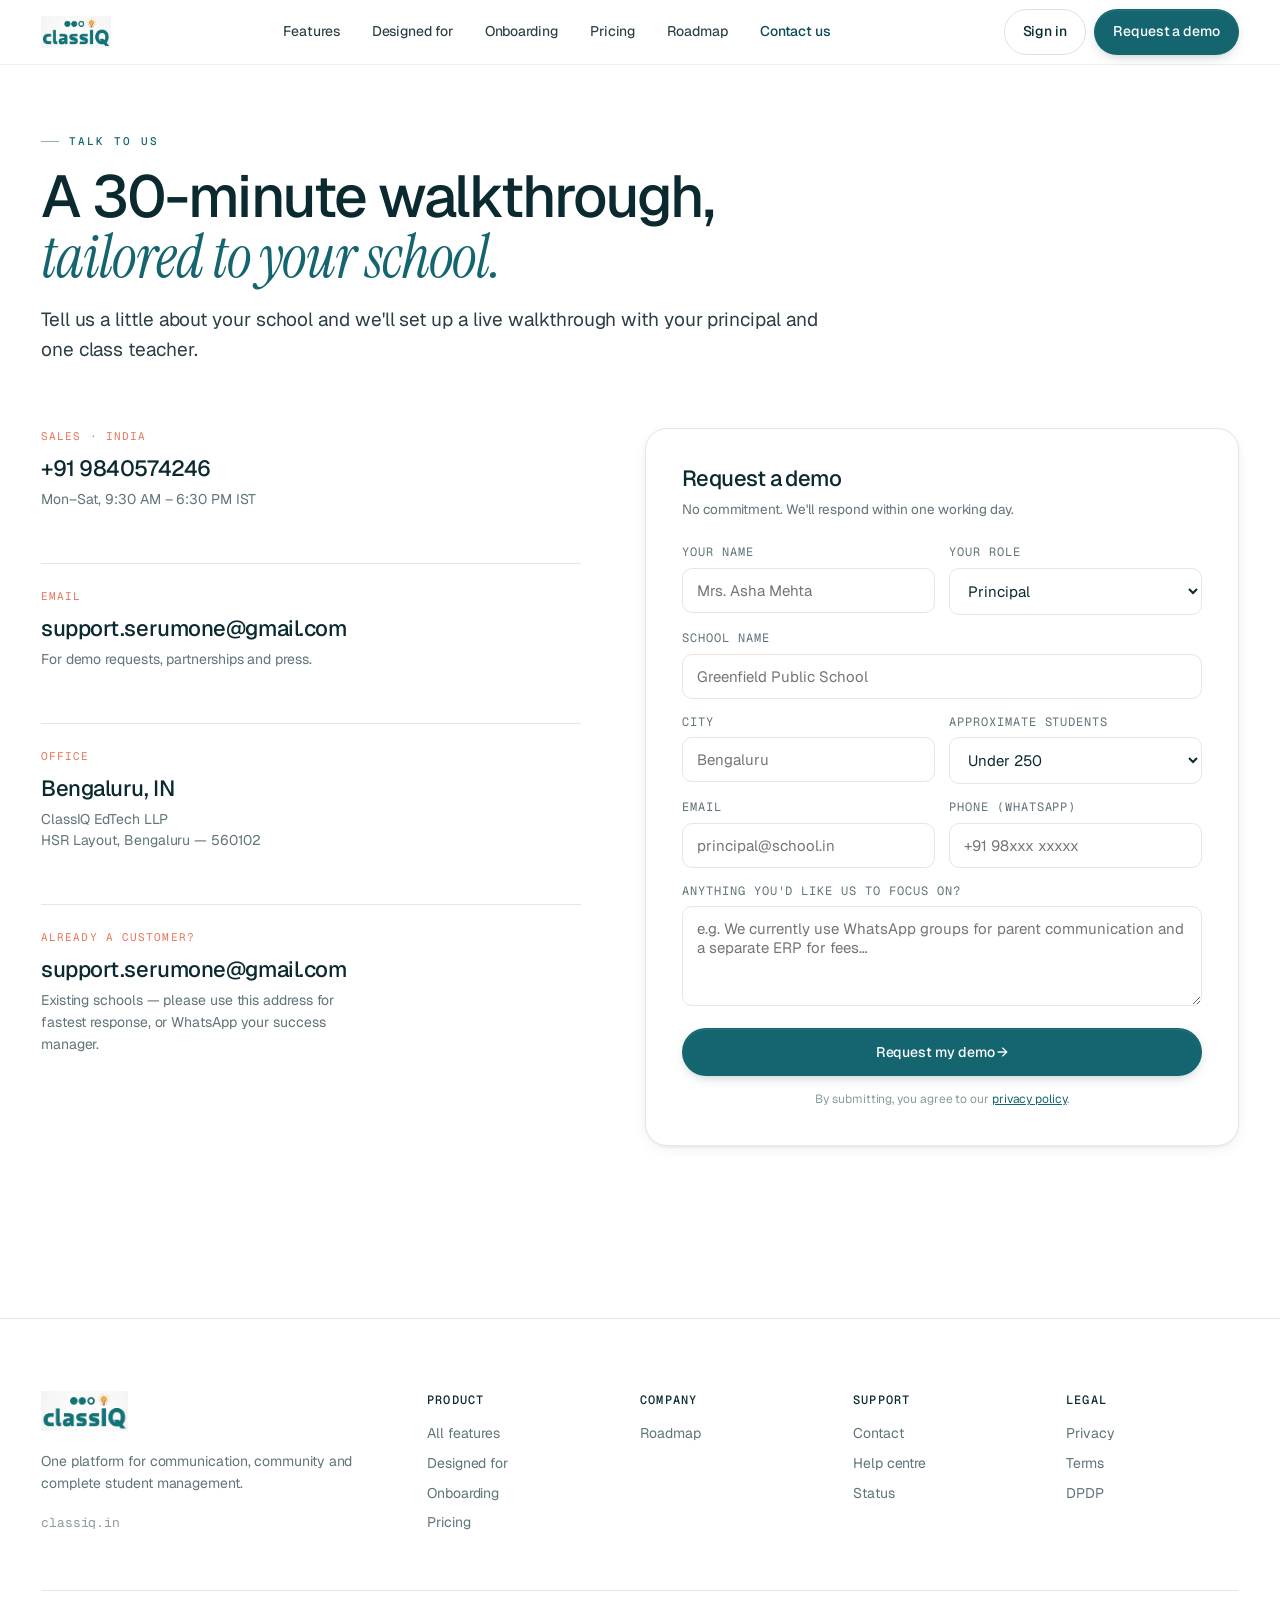
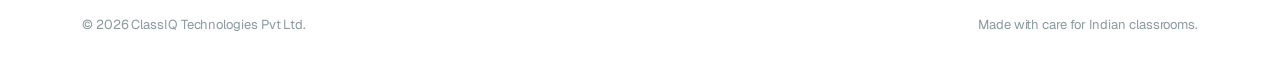
<file: contact.html>
<!doctype html>
<html lang="en">
<head>
<meta charset="utf-8" />
<meta name="viewport" content="width=device-width, initial-scale=1" />
<title>Request a demo — ClassIQ</title>
<link rel="preconnect" href="https://fonts.googleapis.com">
<link rel="preconnect" href="https://fonts.gstatic.com" crossorigin>
<link href="https://fonts.googleapis.com/css2?family=Geist:wght@300;400;500;600;700&family=Geist+Mono:wght@400;500&family=Instrument+Serif:ital@0;1&display=swap" rel="stylesheet">
<link rel="stylesheet" href="styles.css" />
<style>
  .contact-grid {
    display: grid;
    grid-template-columns: 1fr 1.1fr;
    gap: 64px;
    padding: 64px 0 24px;
  }
  .contact-form {
    background: var(--paper);
    border: 1px solid var(--line);
    border-radius: var(--radius-lg);
    padding: 36px;
    box-shadow: var(--shadow);
  }
  .form-row { display: grid; grid-template-columns: 1fr 1fr; gap: 14px; }
  .field { margin-bottom: 14px; }
  .field label {
    display: block;
    font-size: 12px;
    font-family: var(--font-mono);
    text-transform: uppercase;
    letter-spacing: 0.08em;
    color: var(--muted);
    margin-bottom: 6px;
  }
  .field input, .field select, .field textarea {
    width: 100%;
    background: var(--cream);
    border: 1px solid var(--line);
    border-radius: 10px;
    padding: 12px 14px;
    font-family: inherit;
    font-size: 15px;
    color: var(--ink);
    transition: border-color .15s, background .15s;
  }
  .field input:focus, .field select:focus, .field textarea:focus {
    outline: none;
    border-color: var(--teal-600);
    background: var(--paper);
  }
  .field textarea { resize: vertical; min-height: 100px; }
  .submit-btn { width: 100%; justify-content: center; padding: 14px 24px; }
  .contact-info {
    display: flex; flex-direction: column; gap: 28px;
  }
  .ci-block { padding: 24px 0; border-top: 1px solid var(--line); }
  .ci-block:first-of-type { border-top: 0; padding-top: 0; }
  .ci-block .lbl {
    font-family: var(--font-mono); font-size: 11px;
    letter-spacing: 0.1em; text-transform: uppercase;
    color: var(--coral);
  }
  .ci-block .val {
    font-size: 22px; font-weight: 500; letter-spacing: -0.02em;
    margin-top: 6px;
  }
  .ci-block .sub { font-size: 14px; color: var(--muted); margin-top: 4px; max-width: 36ch; }
  .success {
    display: none;
    padding: 24px;
    background: var(--teal-50);
    border: 1px solid var(--teal-100);
    border-radius: var(--radius);
    color: var(--teal-800);
  }
  .success.show { display: block; }
  @media (max-width: 880px) {
    .contact-grid { grid-template-columns: 1fr; gap: 32px; padding: 36px 0 24px; }
    .form-row { grid-template-columns: 1fr; }
    .contact-form { padding: 24px; }
  }
</style>
</head>
<body>

<header class="nav">
  <div class="container nav-inner">
    <a href="index.html" class="brand" aria-label="ClassIQ home"><img src="assets/logo.png" alt="ClassIQ" /></a>
    <nav class="nav-links">
      <a href="index.html#features">Features</a>
      <a href="index.html#designed">Designed for</a>
      <a href="index.html#onboarding">Onboarding</a>
      <a href="index.html#pricing">Pricing</a>
      <a href="index.html#roadmap">Roadmap</a>
      <a href="contact.html" style="color:var(--teal-800); font-weight:500;">Contact us</a>
    </nav>
    <div class="nav-cta">
      <a href="#" class="btn btn-ghost">Sign in</a>
      <a href="contact.html" class="btn btn-primary" style="background:var(--teal-700);">Request a demo</a>
    </div>
  </div>
</header>

<section style="padding-top:60px; padding-bottom:0;">
  <div class="container">
    <span class="eyebrow">Talk to us</span>
    <h1 style="margin-top:16px; max-width:18ch; font-size:clamp(40px, 4.6vw, 64px);">A 30-minute walkthrough,<br/><span class="italic-serif" style="color:var(--teal-700);">tailored to your school.</span></h1>
    <p class="lede" style="margin-top:18px;">Tell us a little about your school and we'll set up a live walkthrough with your principal and one class teacher.</p>
  </div>
</section>

<section style="padding-top:0;">
  <div class="container">
    <div class="contact-grid">
      <div class="contact-info">
        <div class="ci-block">
          <div class="lbl">Sales · India</div>
          <div class="val">+91 9840574246</div>
          <div class="sub">Mon–Sat, 9:30 AM – 6:30 PM IST</div>
        </div>
        <div class="ci-block">
          <div class="lbl">Email</div>
          <div class="val">support.serumone@gmail.com</div>
          <div class="sub">For demo requests, partnerships and press.</div>
        </div>
        <div class="ci-block">
          <div class="lbl">Office</div>
          <div class="val">Bengaluru, IN</div>
          <div class="sub">ClassIQ EdTech LLP<br/>HSR Layout, Bengaluru — 560102</div>
        </div>
        <div class="ci-block">
          <div class="lbl">Already a customer?</div>
          <div class="val">support.serumone@gmail.com</div>
          <div class="sub">Existing schools — please use this address for fastest response, or WhatsApp your success manager.</div>
        </div>
      </div>

      <div>
        <div class="contact-form">
          <h3 style="margin-bottom:6px;">Request a demo</h3>
          <p style="font-size:13.5px; color:var(--muted); margin-bottom:24px;">No commitment. We'll respond within one working day.</p>

          <form id="demoForm">
            <div class="form-row">
              <div class="field">
                <label>Your name</label>
                <input type="text" name="name" placeholder="Mrs. Asha Mehta" required />
              </div>
              <div class="field">
                <label>Your role</label>
                <select name="role">
                  <option>Principal</option>
                  <option>School owner / Director</option>
                  <option>Administrator</option>
                  <option>Coordinator</option>
                  <option>IT / Operations</option>
                  <option>Other</option>
                </select>
              </div>
            </div>
            <div class="field">
              <label>School name</label>
              <input type="text" name="school" placeholder="Greenfield Public School" required />
            </div>
            <div class="form-row">
              <div class="field">
                <label>City</label>
                <input type="text" name="city" placeholder="Bengaluru" required />
              </div>
              <div class="field">
                <label>Approximate students</label>
                <select name="size">
                  <option>Under 250</option>
                  <option>250 – 600</option>
                  <option>600 – 1,200</option>
                  <option>1,200 – 3,000</option>
                  <option>3,000+</option>
                </select>
              </div>
            </div>
            <div class="form-row">
              <div class="field">
                <label>Email</label>
                <input type="email" name="email" placeholder="principal@school.in" required />
              </div>
              <div class="field">
                <label>Phone (WhatsApp)</label>
                <input type="tel" name="phone" placeholder="+91 98xxx xxxxx" required />
              </div>
            </div>
            <div class="field">
              <label>Anything you'd like us to focus on?</label>
              <textarea name="notes" placeholder="e.g. We currently use WhatsApp groups for parent communication and a separate ERP for fees…"></textarea>
            </div>
            <button type="submit" class="btn btn-primary submit-btn" style="background:var(--teal-700);">Request my demo →</button>
            <p style="font-size:12px; color:var(--muted-2); margin-top:14px; text-align:center;">By submitting, you agree to our <a href="#" style="color:var(--teal-700); text-decoration:underline;">privacy policy</a>.</p>
          </form>

          <div class="success" id="success">
            <strong>Thanks — got it.</strong> Someone from our team will reach out within one working day to schedule your walkthrough.
          </div>
        </div>
      </div>
    </div>
  </div>
</section>

<footer>
  <div class="container">
    <div class="footer-grid">
      <div>
        <a href="index.html" class="brand brand-footer" aria-label="ClassIQ"><img src="assets/logo.png" alt="ClassIQ" /></a>
        <p style="margin-top:14px; max-width:36ch; color:var(--muted);">One platform for communication, community and complete student management.</p>
        <div style="margin-top:18px; font-size:13px; color:var(--muted-2); font-family:var(--font-mono);">classiq.in</div>
      </div>
      <div class="footer-col"><h4>Product</h4><ul><li><a href="index.html#features">All features</a></li><li><a href="index.html#designed">Designed for</a></li><li><a href="index.html#onboarding">Onboarding</a></li><li><a href="index.html#pricing">Pricing</a></li></ul></div>
      <div class="footer-col"><h4>Company</h4><ul><li><a href="index.html#roadmap">Roadmap</a></li></ul></div>
      <div class="footer-col"><h4>Support</h4><ul><li><a href="contact.html">Contact</a></li><li><a href="#">Help centre</a></li><li><a href="#">Status</a></li></ul></div>
      <div class="footer-col"><h4>Legal</h4><ul><li><a href="privacy-policy.html">Privacy</a></li><li><a href="terms.html">Terms</a></li><li><a href="#">DPDP</a></li></ul></div>
    </div>
    <div class="container footer-bottom"><div>© 2026 ClassIQ Technologies Pvt Ltd.</div><div>Made with care for Indian classrooms.</div></div>
  </div>
</footer>

<script>
  const APPS_SCRIPT_URL = 'https://script.google.com/macros/s/AKfycbw9Dy4TA9C6kbkctzT4UQRY7p7TPavmlC3rHg_gxBXlaym3AeIhvsDUMnI_KRvEBiZk/exec';

  document.getElementById('demoForm').addEventListener('submit', async e => {
    e.preventDefault();
    const form = e.target;
    const btn = form.querySelector('button[type="submit"]');
    btn.disabled = true;
    btn.textContent = 'Sending…';

    const fd = new FormData(form);
    const payload = Object.fromEntries(fd.entries());

    try {
      await fetch(APPS_SCRIPT_URL, {
        method: 'POST',
        mode: 'no-cors',
        headers: { 'Content-Type': 'application/json' },
        body: JSON.stringify(payload)
      });
    } catch (_) {}

    form.style.display = 'none';
    document.getElementById('success').classList.add('show');
  });
</script>

</body>
</html>
</file>
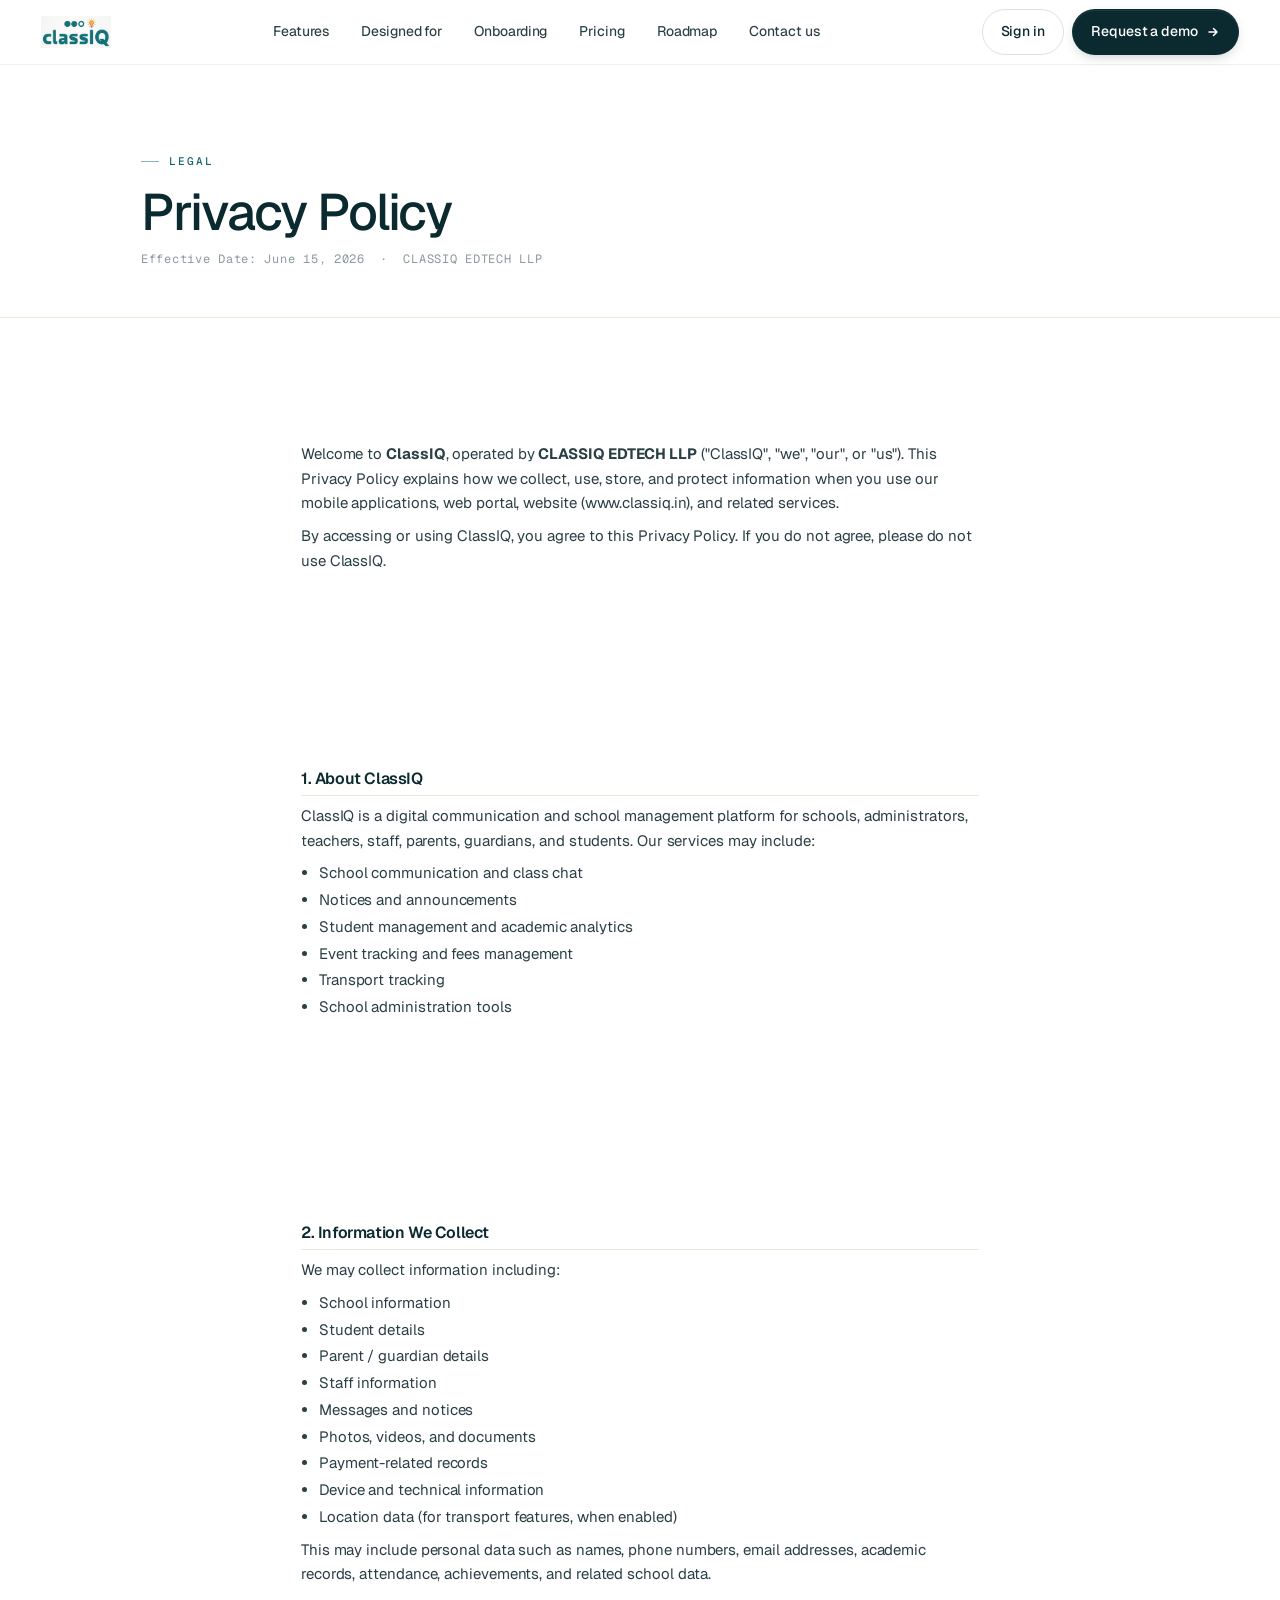
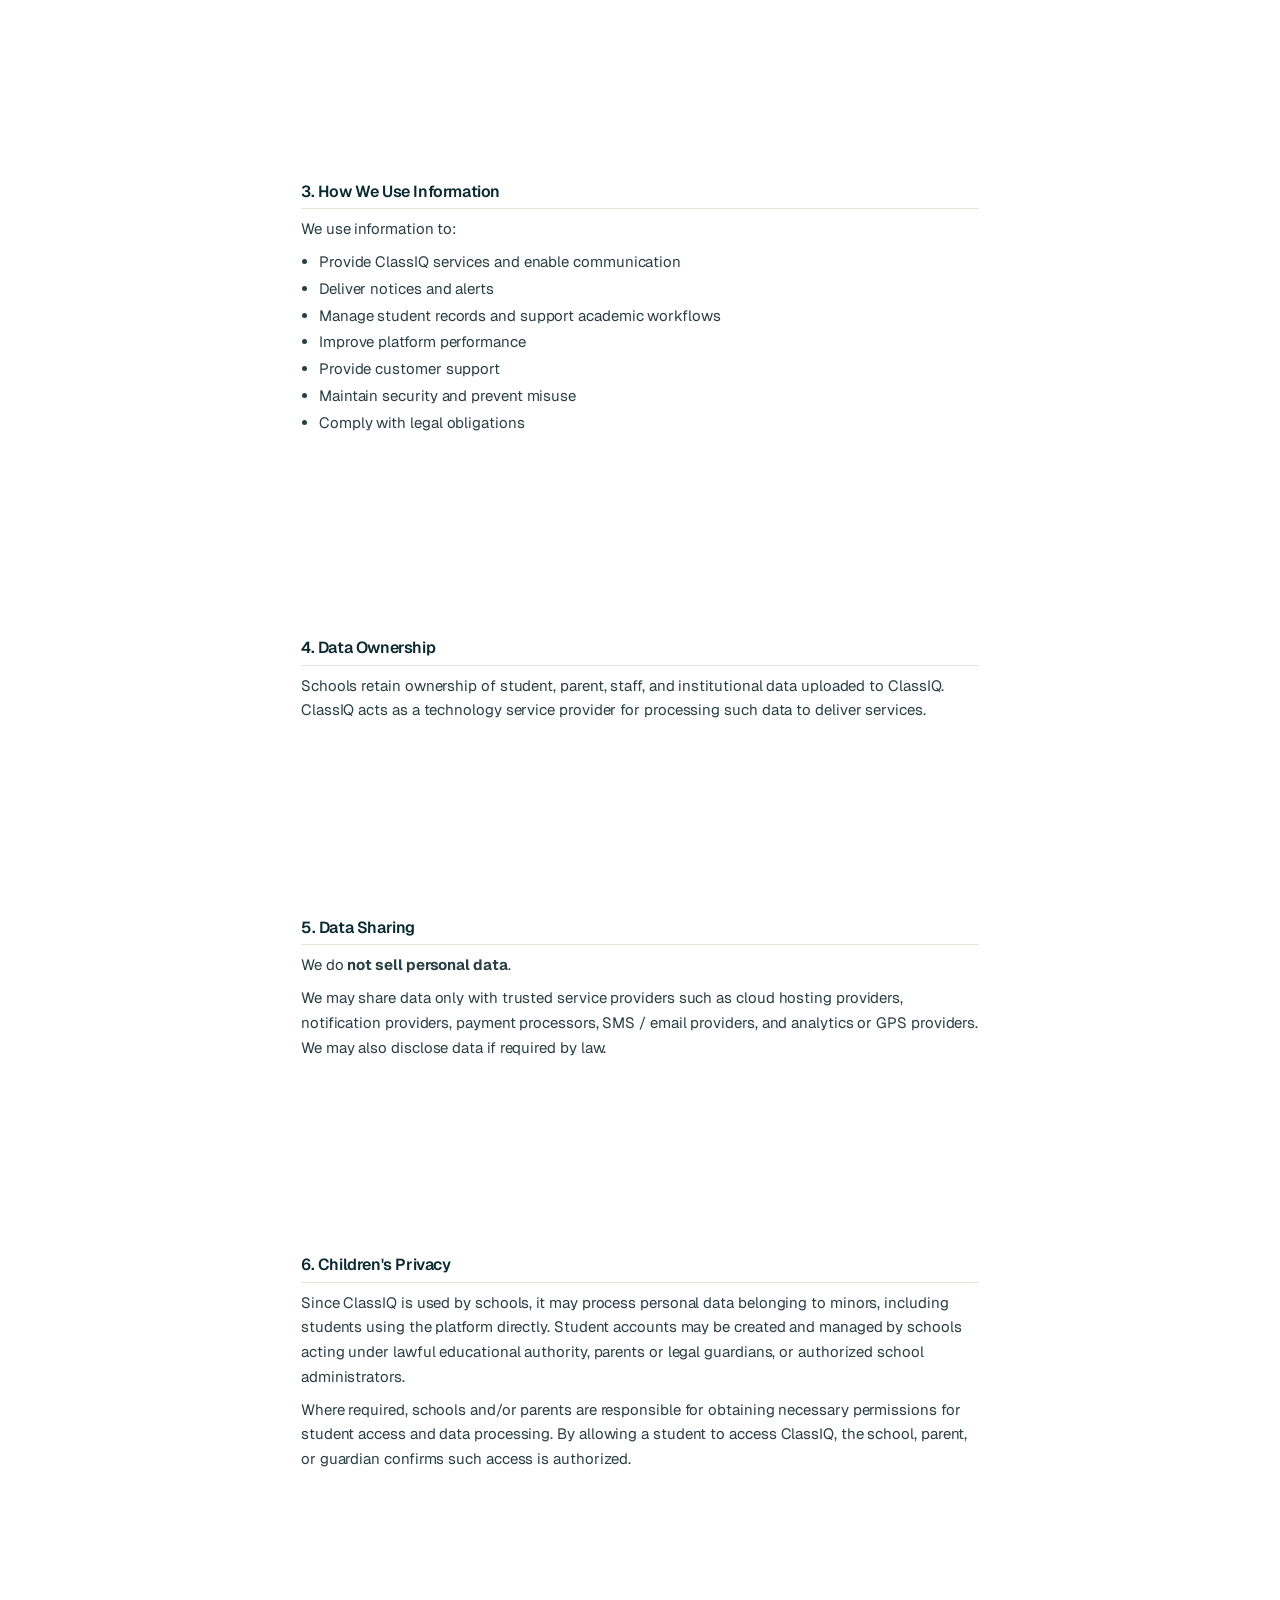
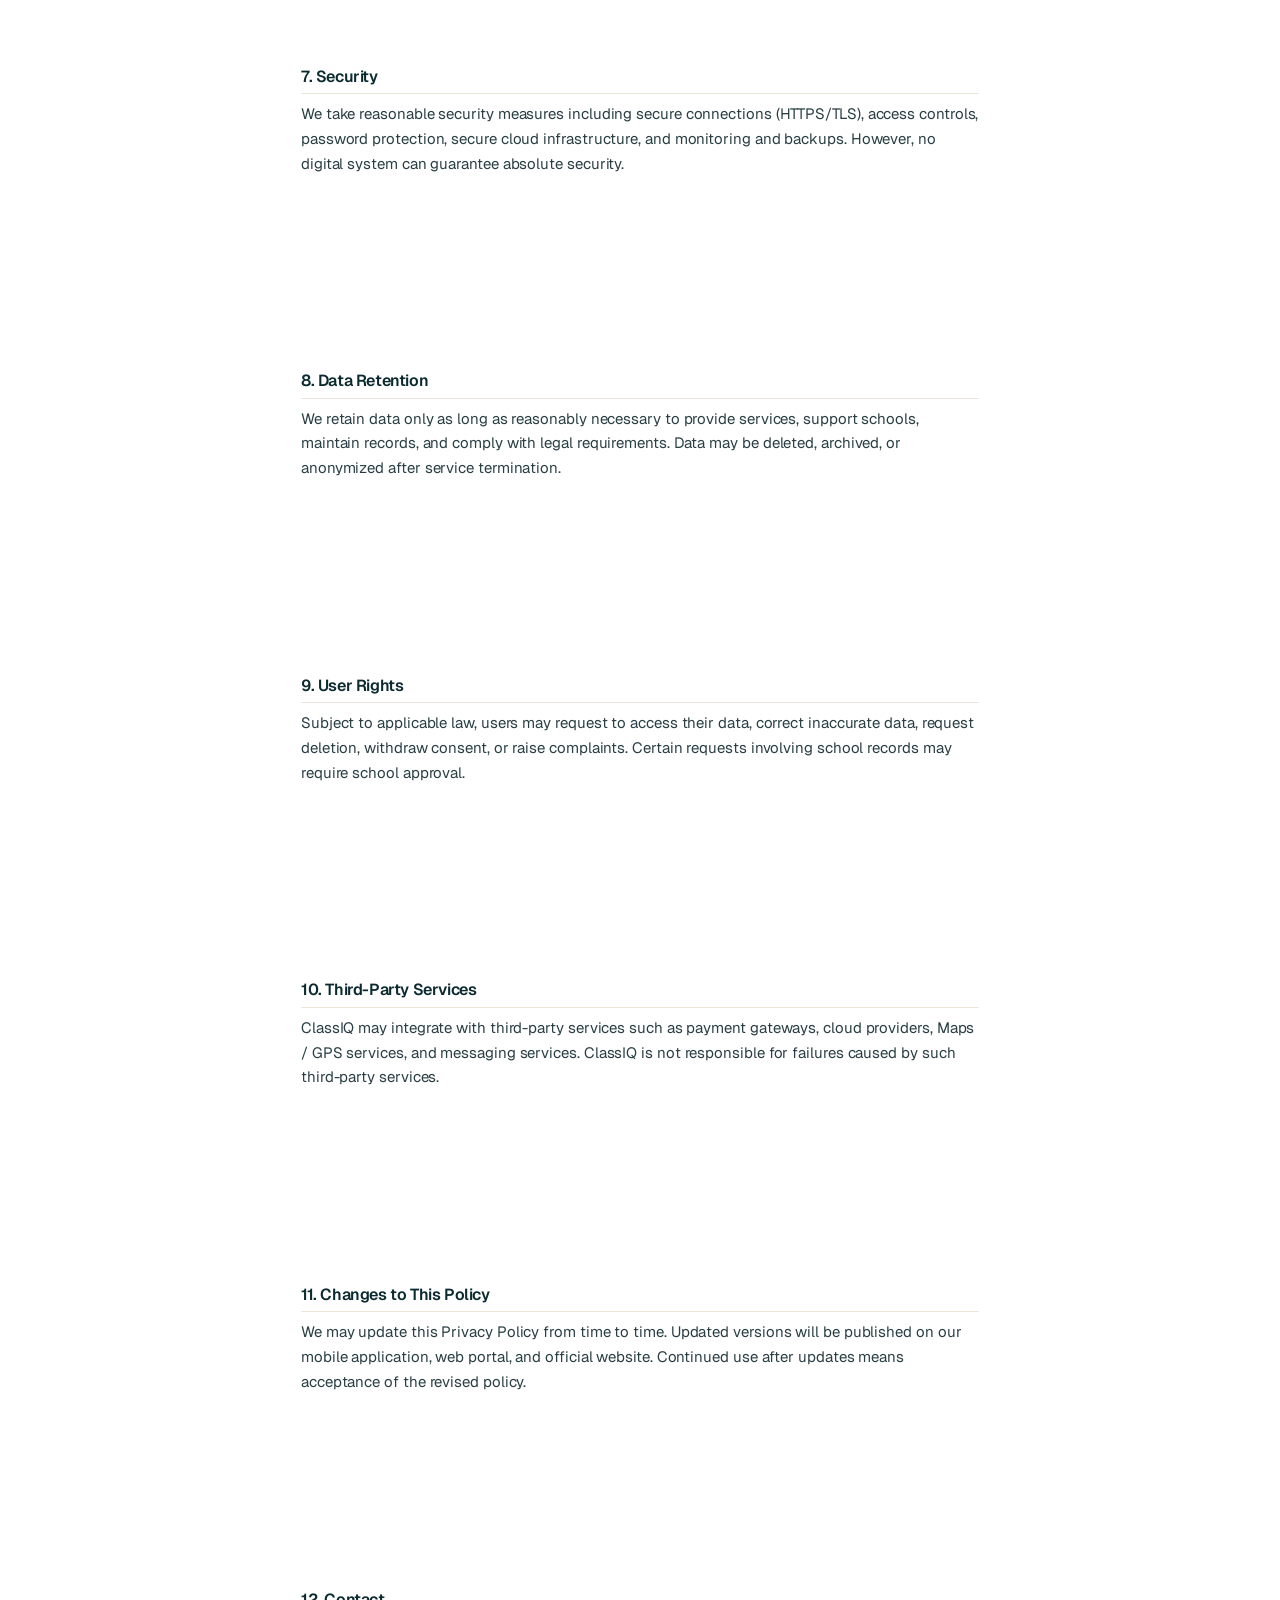
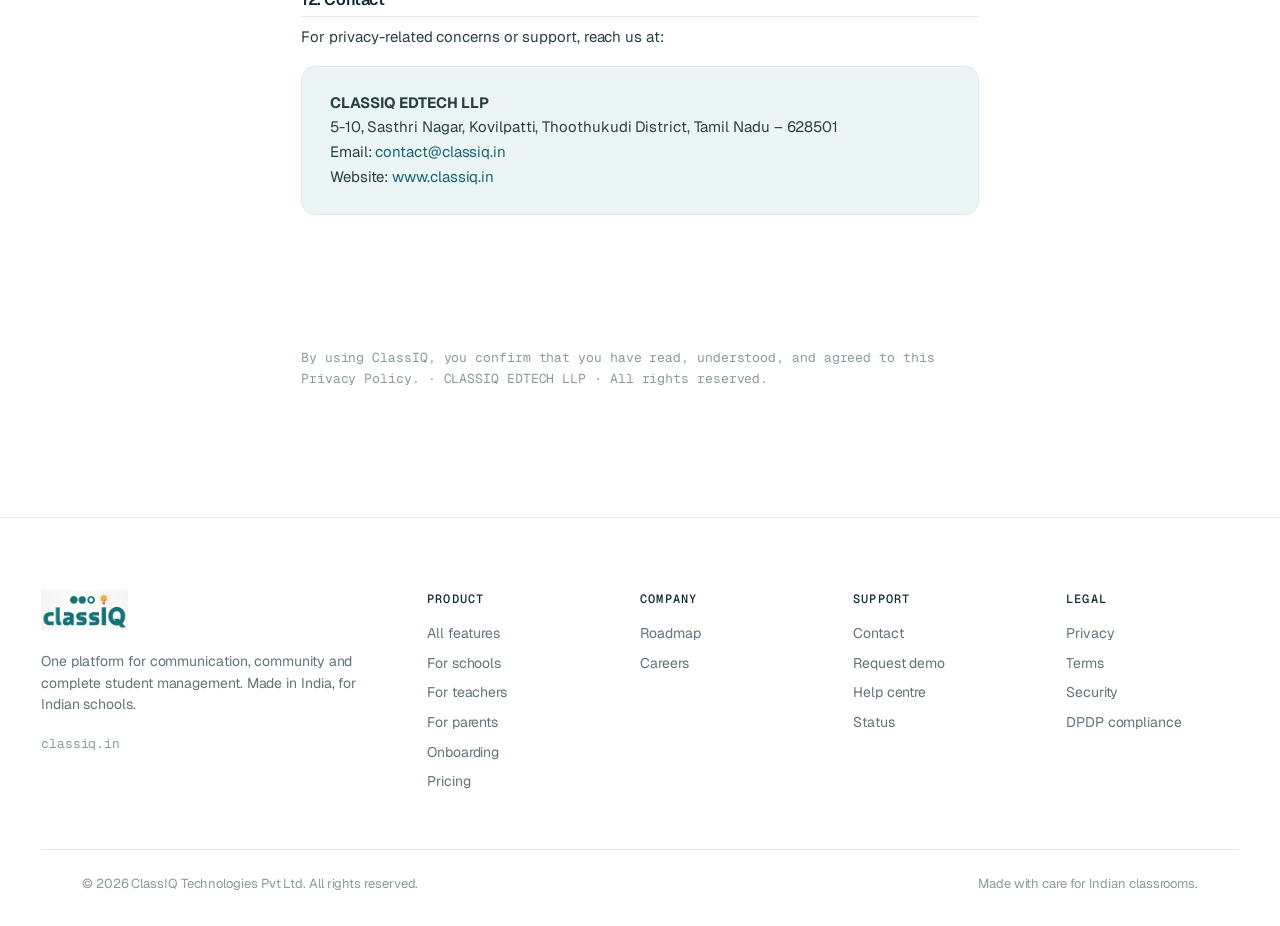
<file: privacy-policy.html>
<!doctype html>
<html lang="en">
<head>
<meta charset="utf-8" />
<meta name="viewport" content="width=device-width, initial-scale=1" />
<title>Privacy Policy — ClassIQ</title>
<meta name="description" content="ClassIQ Privacy Policy — how we collect, use, and protect your information." />
<link rel="preconnect" href="https://fonts.googleapis.com">
<link rel="preconnect" href="https://fonts.gstatic.com" crossorigin>
<link href="https://fonts.googleapis.com/css2?family=Geist:wght@300;400;500;600;700&family=Geist+Mono:wght@400;500&family=Instrument+Serif:ital@0;1&display=swap" rel="stylesheet">
<link rel="stylesheet" href="styles.css" />
<style>
  .legal-hero {
    padding: 80px 0 48px;
    border-bottom: 1px solid var(--line);
  }
  .legal-hero .eyebrow { margin-bottom: 16px; }
  .legal-hero h1 { font-size: clamp(32px, 4vw, 52px); margin-bottom: 12px; }
  .legal-hero .meta {
    font-family: var(--font-mono);
    font-size: 12px;
    color: var(--muted-2);
    letter-spacing: 0.06em;
  }

  .legal-body {
    max-width: 760px;
    margin: 0 auto;
    padding: 40px var(--gutter) 64px;
  }

  .legal-body section { margin-bottom: 28px; }

  .legal-body h2 {
    font-size: 16px;
    font-weight: 600;
    color: var(--ink);
    margin-bottom: 8px;
    padding-bottom: 8px;
    border-bottom: 1px solid var(--line);
  }

  .legal-body p {
    color: var(--ink-2);
    font-size: 15px;
    line-height: 1.65;
    margin-bottom: 8px;
  }
  .legal-body p:last-child { margin-bottom: 0; }

  .legal-body ul {
    margin: 6px 0 8px 0;
    padding-left: 18px;
    color: var(--ink-2);
    font-size: 15px;
    line-height: 1.65;
  }
  .legal-body ul li { margin-bottom: 2px; }

  .legal-contact {
    background: var(--teal-50);
    border: 1px solid var(--teal-100);
    border-radius: var(--radius);
    padding: 24px 28px;
    margin-top: 16px;
  }
  .legal-contact p { margin: 0; font-size: 15px; }
  .legal-contact a { color: var(--teal-700); }
  .legal-contact a:hover { text-decoration: underline; }
</style>
</head>
<body>

<!-- ============ NAV ============ -->
<header class="nav">
  <div class="container nav-inner">
    <a href="index.html" class="brand" aria-label="ClassIQ home"><img src="assets/logo.png" alt="ClassIQ" /></a>
    <nav class="nav-links">
      <a href="index.html#features">Features</a>
      <a href="index.html#designed">Designed for</a>
      <a href="index.html#onboarding">Onboarding</a>
      <a href="index.html#pricing">Pricing</a>
      <a href="index.html#roadmap">Roadmap</a>
      <a href="contact.html">Contact us</a>
    </nav>
    <div class="nav-cta">
      <a href="#" class="btn btn-ghost">Sign in</a>
      <a href="contact.html" class="btn btn-primary">Request a demo <svg class="arrow" width="14" height="14" viewBox="0 0 14 14" fill="none"><path d="M3 7h8m0 0L7.5 3.5M11 7l-3.5 3.5" stroke="currentColor" stroke-width="1.5" stroke-linecap="round" stroke-linejoin="round"/></svg></a>
    </div>
  </div>
</header>

<!-- ============ HERO ============ -->
<div class="legal-hero">
  <div class="container-narrow">
    <span class="eyebrow">Legal</span>
    <h1>Privacy Policy</h1>
    <p class="meta">Effective Date: June 15, 2026 &nbsp;·&nbsp; CLASSIQ EDTECH LLP</p>
  </div>
</div>

<!-- ============ CONTENT ============ -->
<div class="legal-body">

  <section>
    <p>Welcome to <strong>ClassIQ</strong>, operated by <strong>CLASSIQ EDTECH LLP</strong> ("ClassIQ", "we", "our", or "us"). This Privacy Policy explains how we collect, use, store, and protect information when you use our mobile applications, web portal, website (www.classiq.in), and related services.</p>
    <p>By accessing or using ClassIQ, you agree to this Privacy Policy. If you do not agree, please do not use ClassIQ.</p>
  </section>

  <section>
    <h2>1. About ClassIQ</h2>
    <p>ClassIQ is a digital communication and school management platform for schools, administrators, teachers, staff, parents, guardians, and students. Our services may include:</p>
    <ul>
      <li>School communication and class chat</li>
      <li>Notices and announcements</li>
      <li>Student management and academic analytics</li>
      <li>Event tracking and fees management</li>
      <li>Transport tracking</li>
      <li>School administration tools</li>
    </ul>
  </section>

  <section>
    <h2>2. Information We Collect</h2>
    <p>We may collect information including:</p>
    <ul>
      <li>School information</li>
      <li>Student details</li>
      <li>Parent / guardian details</li>
      <li>Staff information</li>
      <li>Messages and notices</li>
      <li>Photos, videos, and documents</li>
      <li>Payment-related records</li>
      <li>Device and technical information</li>
      <li>Location data (for transport features, when enabled)</li>
    </ul>
    <p>This may include personal data such as names, phone numbers, email addresses, academic records, attendance, achievements, and related school data.</p>
  </section>

  <section>
    <h2>3. How We Use Information</h2>
    <p>We use information to:</p>
    <ul>
      <li>Provide ClassIQ services and enable communication</li>
      <li>Deliver notices and alerts</li>
      <li>Manage student records and support academic workflows</li>
      <li>Improve platform performance</li>
      <li>Provide customer support</li>
      <li>Maintain security and prevent misuse</li>
      <li>Comply with legal obligations</li>
    </ul>
  </section>

  <section>
    <h2>4. Data Ownership</h2>
    <p>Schools retain ownership of student, parent, staff, and institutional data uploaded to ClassIQ. ClassIQ acts as a technology service provider for processing such data to deliver services.</p>
  </section>

  <section>
    <h2>5. Data Sharing</h2>
    <p>We do <strong>not sell personal data</strong>.</p>
    <p>We may share data only with trusted service providers such as cloud hosting providers, notification providers, payment processors, SMS / email providers, and analytics or GPS providers. We may also disclose data if required by law.</p>
  </section>

  <section>
    <h2>6. Children's Privacy</h2>
    <p>Since ClassIQ is used by schools, it may process personal data belonging to minors, including students using the platform directly. Student accounts may be created and managed by schools acting under lawful educational authority, parents or legal guardians, or authorized school administrators.</p>
    <p>Where required, schools and/or parents are responsible for obtaining necessary permissions for student access and data processing. By allowing a student to access ClassIQ, the school, parent, or guardian confirms such access is authorized.</p>
  </section>

  <section>
    <h2>7. Security</h2>
    <p>We take reasonable security measures including secure connections (HTTPS/TLS), access controls, password protection, secure cloud infrastructure, and monitoring and backups. However, no digital system can guarantee absolute security.</p>
  </section>

  <section>
    <h2>8. Data Retention</h2>
    <p>We retain data only as long as reasonably necessary to provide services, support schools, maintain records, and comply with legal requirements. Data may be deleted, archived, or anonymized after service termination.</p>
  </section>

  <section>
    <h2>9. User Rights</h2>
    <p>Subject to applicable law, users may request to access their data, correct inaccurate data, request deletion, withdraw consent, or raise complaints. Certain requests involving school records may require school approval.</p>
  </section>

  <section>
    <h2>10. Third-Party Services</h2>
    <p>ClassIQ may integrate with third-party services such as payment gateways, cloud providers, Maps / GPS services, and messaging services. ClassIQ is not responsible for failures caused by such third-party services.</p>
  </section>

  <section>
    <h2>11. Changes to This Policy</h2>
    <p>We may update this Privacy Policy from time to time. Updated versions will be published on our mobile application, web portal, and official website. Continued use after updates means acceptance of the revised policy.</p>
  </section>

  <section>
    <h2>12. Contact</h2>
    <p>For privacy-related concerns or support, reach us at:</p>
    <div class="legal-contact">
      <p><strong>CLASSIQ EDTECH LLP</strong><br/>
      5-10, Sasthri Nagar, Kovilpatti, Thoothukudi District, Tamil Nadu – 628501<br/>
      Email: <a href="mailto:contact@classiq.in">contact@classiq.in</a><br/>
      Website: <a href="https://www.classiq.in">www.classiq.in</a></p>
    </div>
  </section>

  <p style="margin-top: 48px; font-size: 13px; color: var(--muted-2); font-family: var(--font-mono);">By using ClassIQ, you confirm that you have read, understood, and agreed to this Privacy Policy. · CLASSIQ EDTECH LLP · All rights reserved.</p>

</div>

<!-- ============ FOOTER ============ -->
<footer>
  <div class="container">
    <div class="footer-grid">
      <div>
        <a href="index.html" class="brand brand-footer" aria-label="ClassIQ"><img src="assets/logo.png" alt="ClassIQ" /></a>
        <p style="margin-top:14px; max-width:36ch; color:var(--muted);">
          One platform for communication, community and complete student management. Made in India, for Indian schools.
        </p>
        <div style="margin-top:18px; font-size:13px; color:var(--muted-2); font-family:var(--font-mono);">classiq.in</div>
      </div>
      <div class="footer-col">
        <h4>Product</h4>
        <ul>
          <li><a href="index.html#features">All features</a></li>
          <li><a href="index.html#designed">For schools</a></li>
          <li><a href="index.html#designed">For teachers</a></li>
          <li><a href="index.html#designed">For parents</a></li>
          <li><a href="index.html#onboarding">Onboarding</a></li>
          <li><a href="index.html#pricing">Pricing</a></li>
        </ul>
      </div>
      <div class="footer-col">
        <h4>Company</h4>
        <ul>
          <li><a href="index.html#roadmap">Roadmap</a></li>
          <li><a href="#">Careers</a></li>
        </ul>
      </div>
      <div class="footer-col">
        <h4>Support</h4>
        <ul>
          <li><a href="contact.html">Contact</a></li>
          <li><a href="contact.html">Request demo</a></li>
          <li><a href="#">Help centre</a></li>
          <li><a href="#">Status</a></li>
        </ul>
      </div>
      <div class="footer-col">
        <h4>Legal</h4>
        <ul>
          <li><a href="privacy-policy.html">Privacy</a></li>
          <li><a href="terms.html">Terms</a></li>
          <li><a href="#">Security</a></li>
          <li><a href="#">DPDP compliance</a></li>
        </ul>
      </div>
    </div>
    <div class="container footer-bottom">
      <div>© 2026 ClassIQ Technologies Pvt Ltd. All rights reserved.</div>
      <div>Made with care for Indian classrooms.</div>
    </div>
  </div>
</footer>

</body>
</html>
</file>
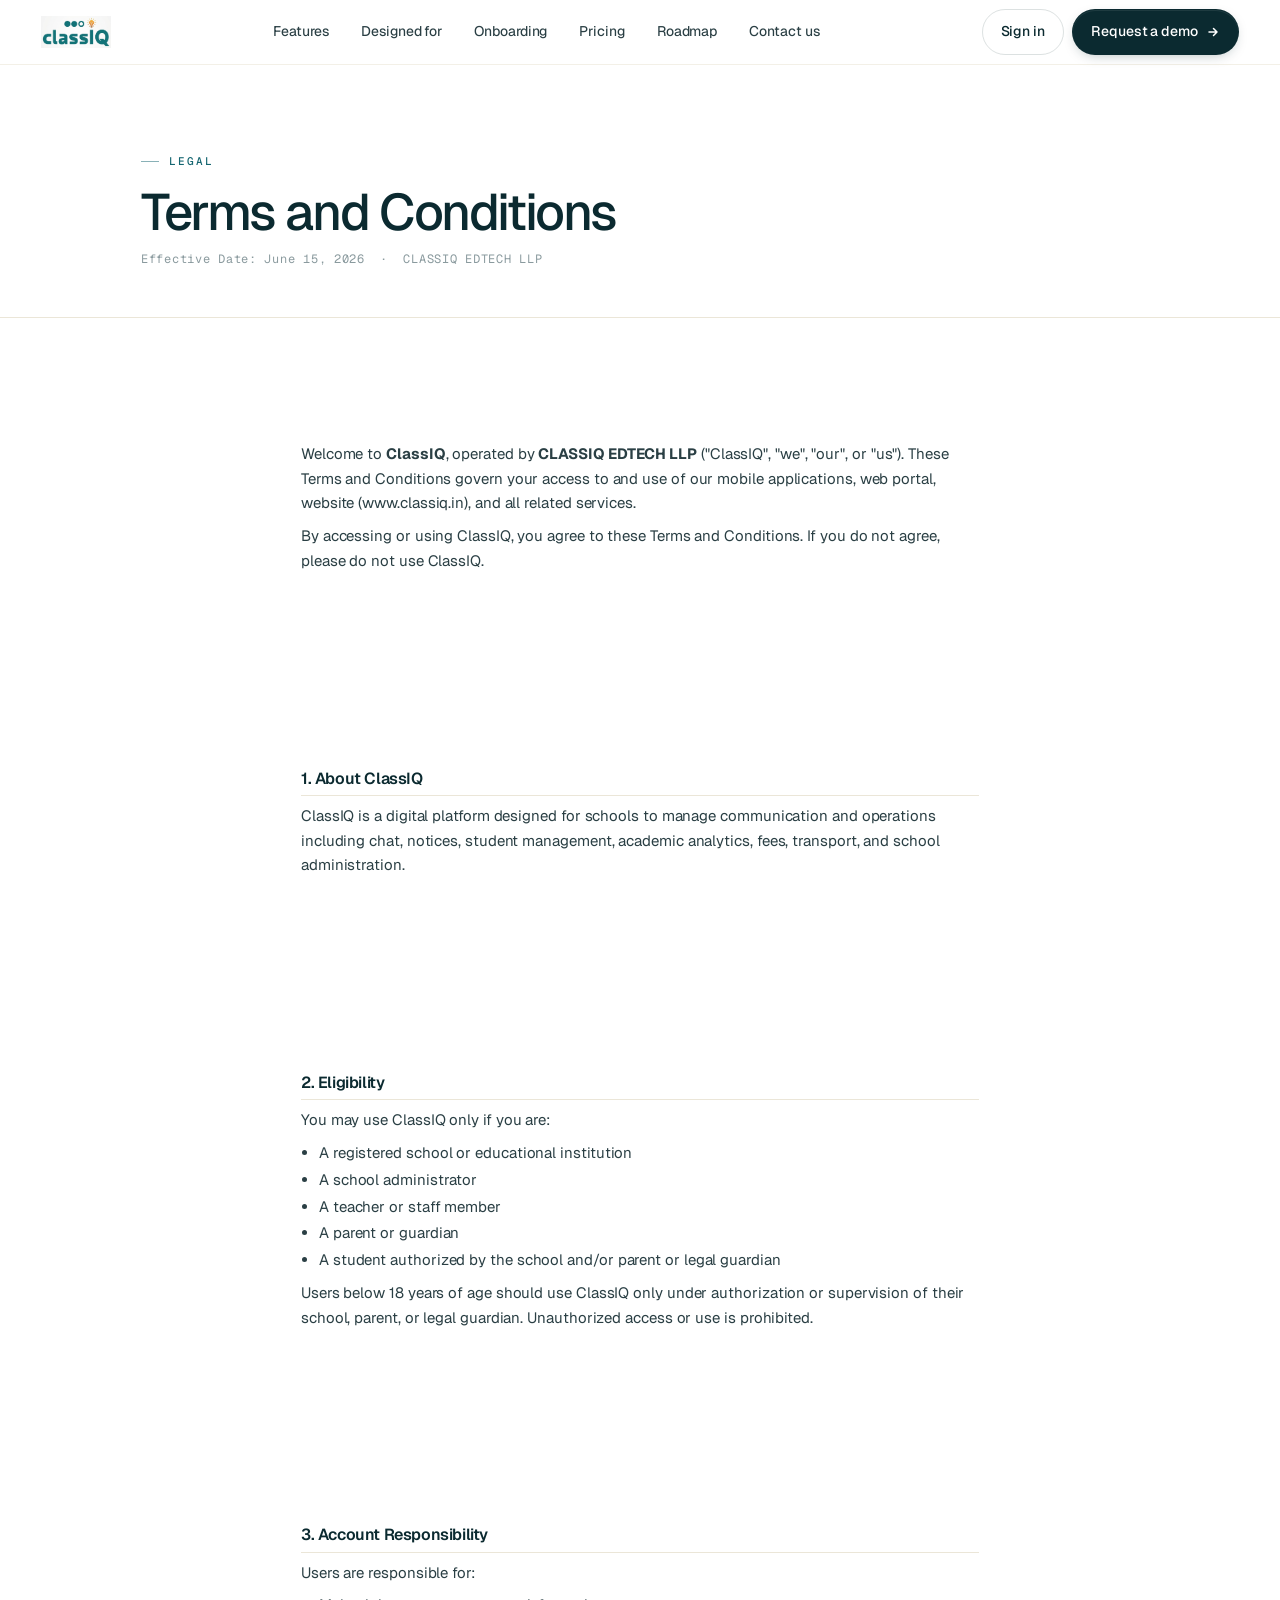
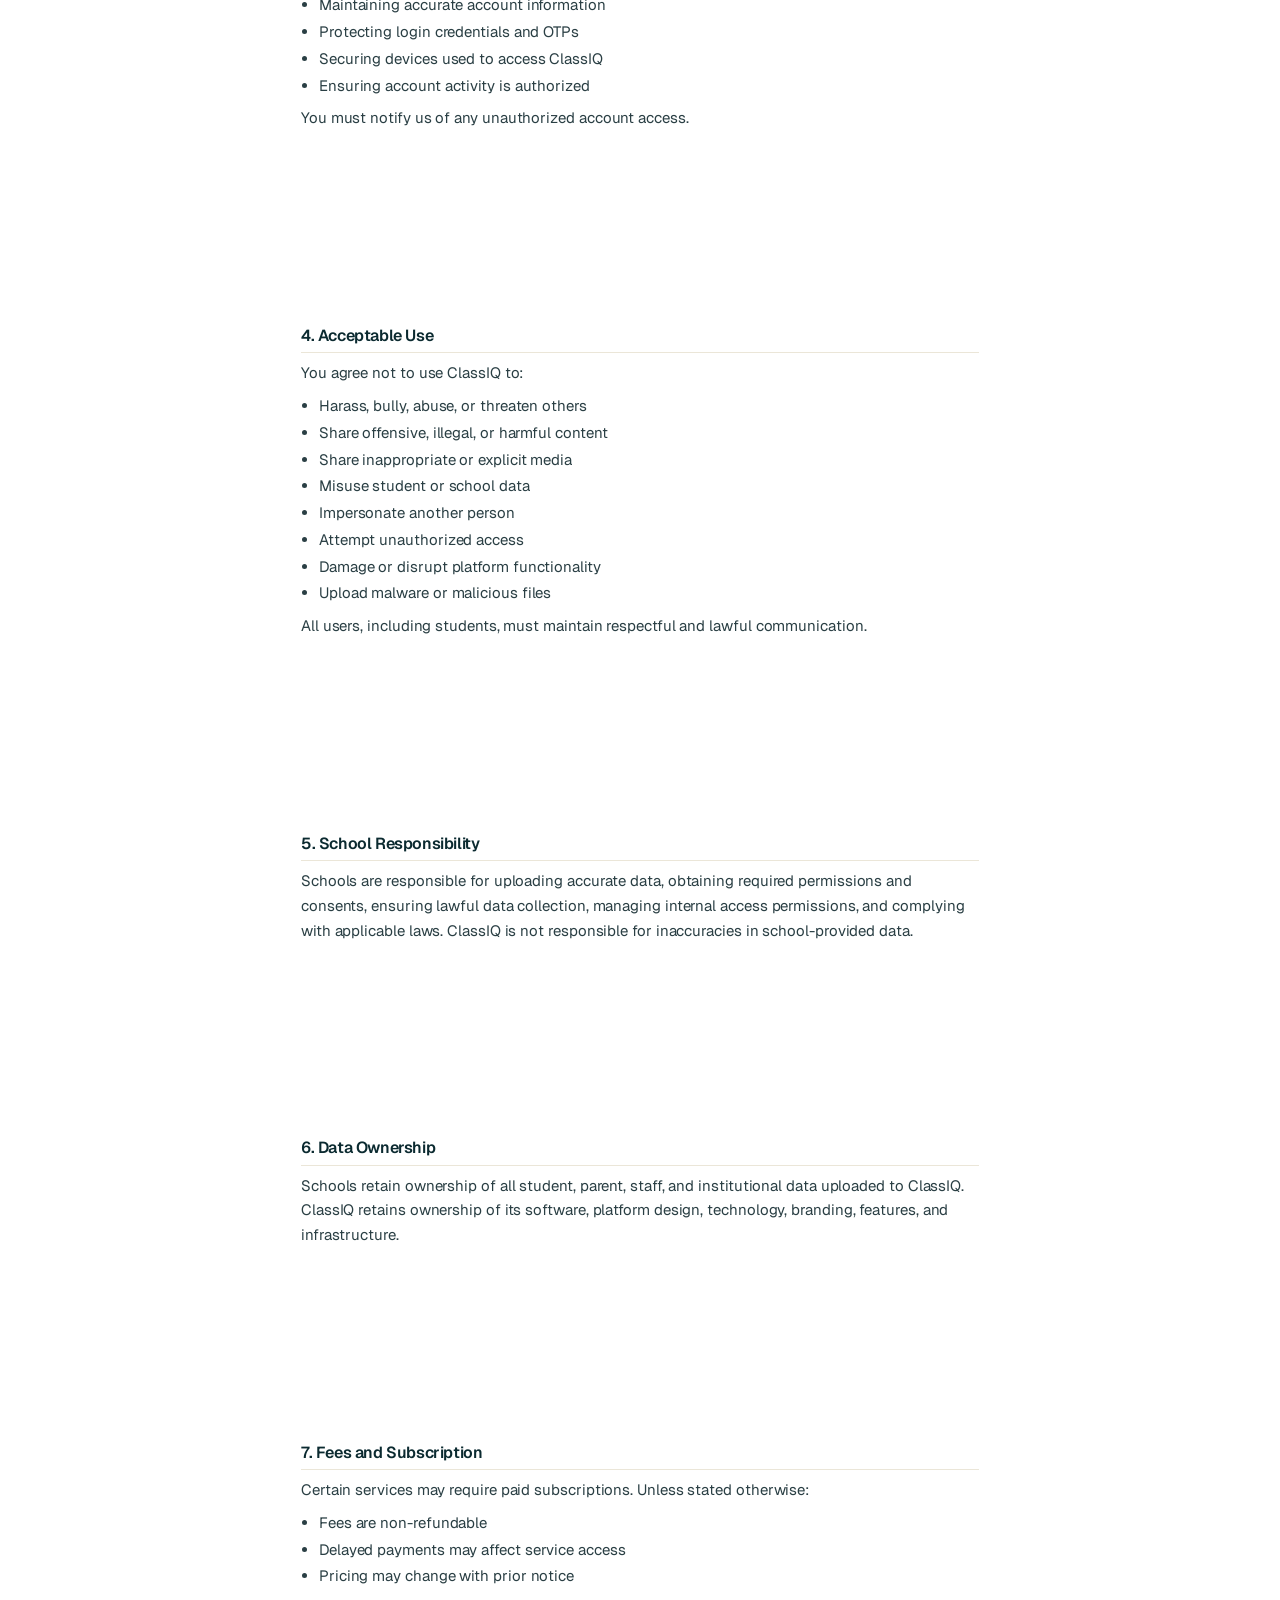
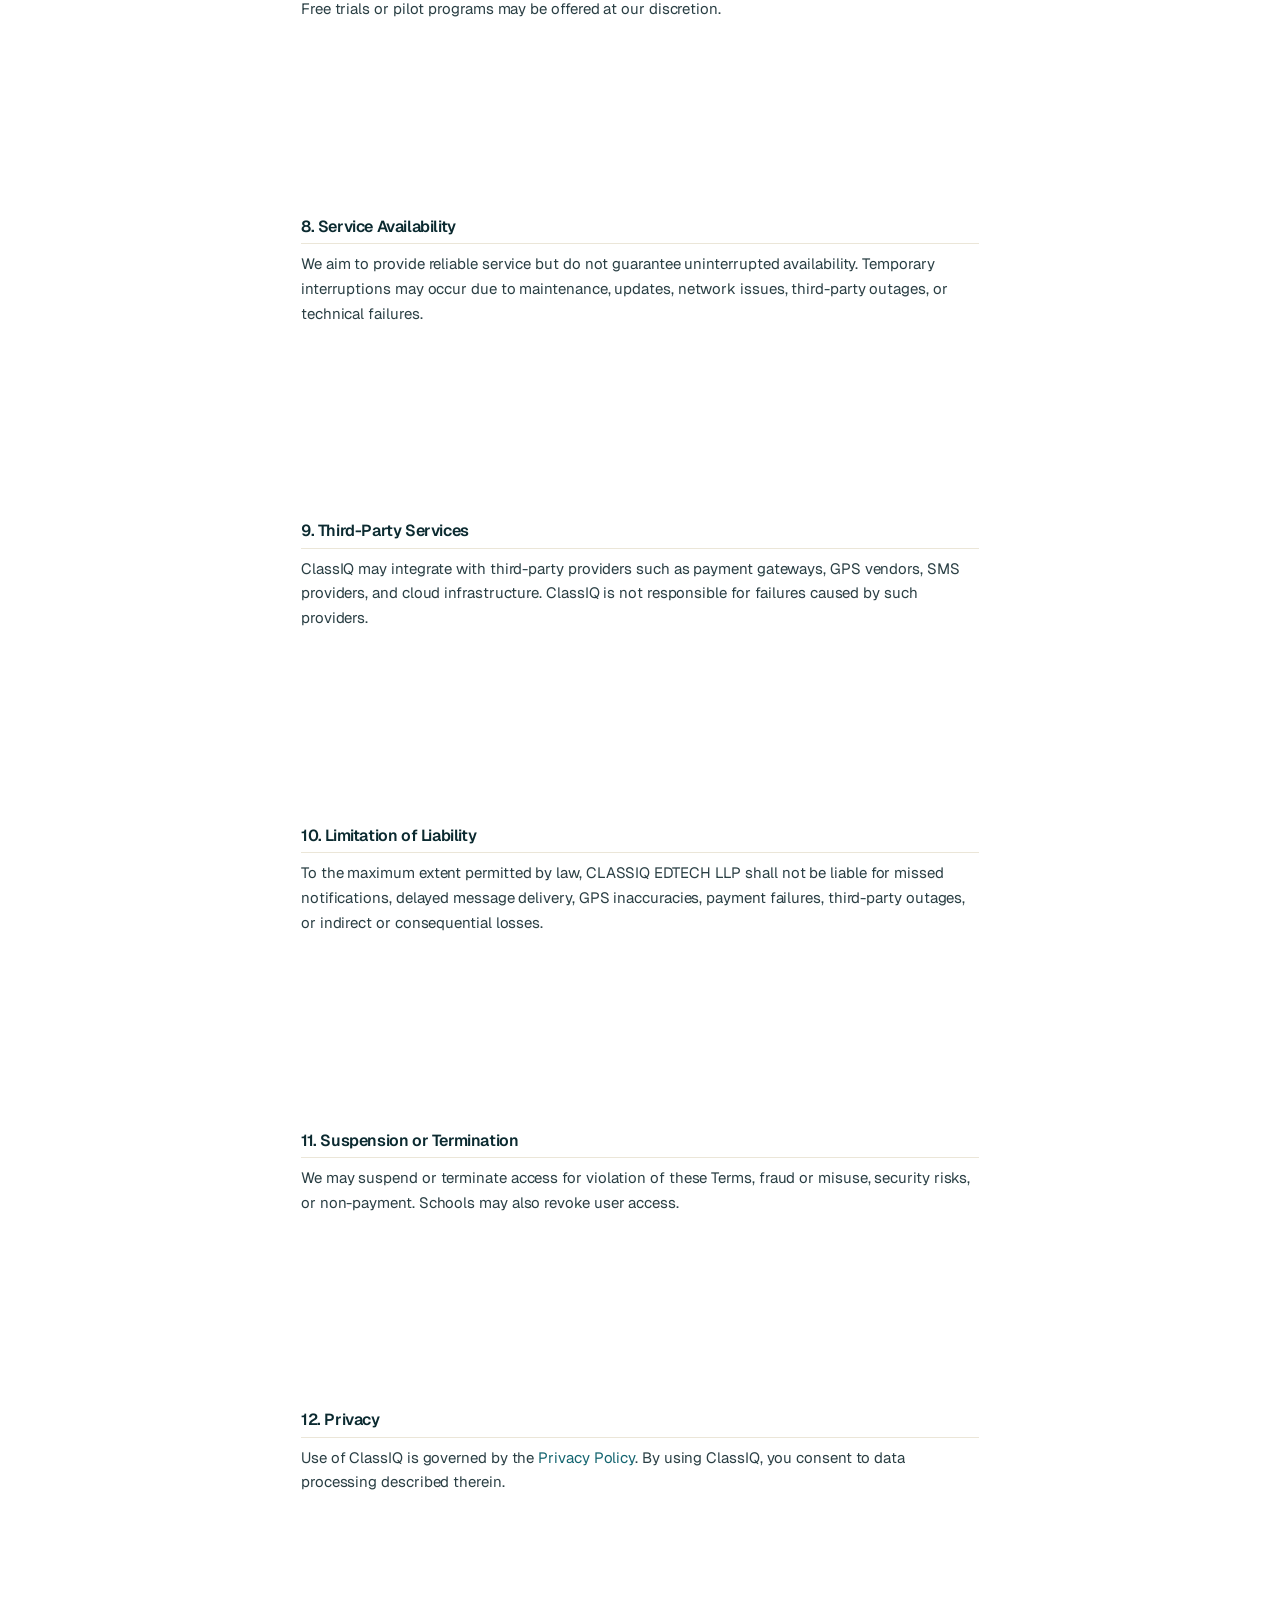
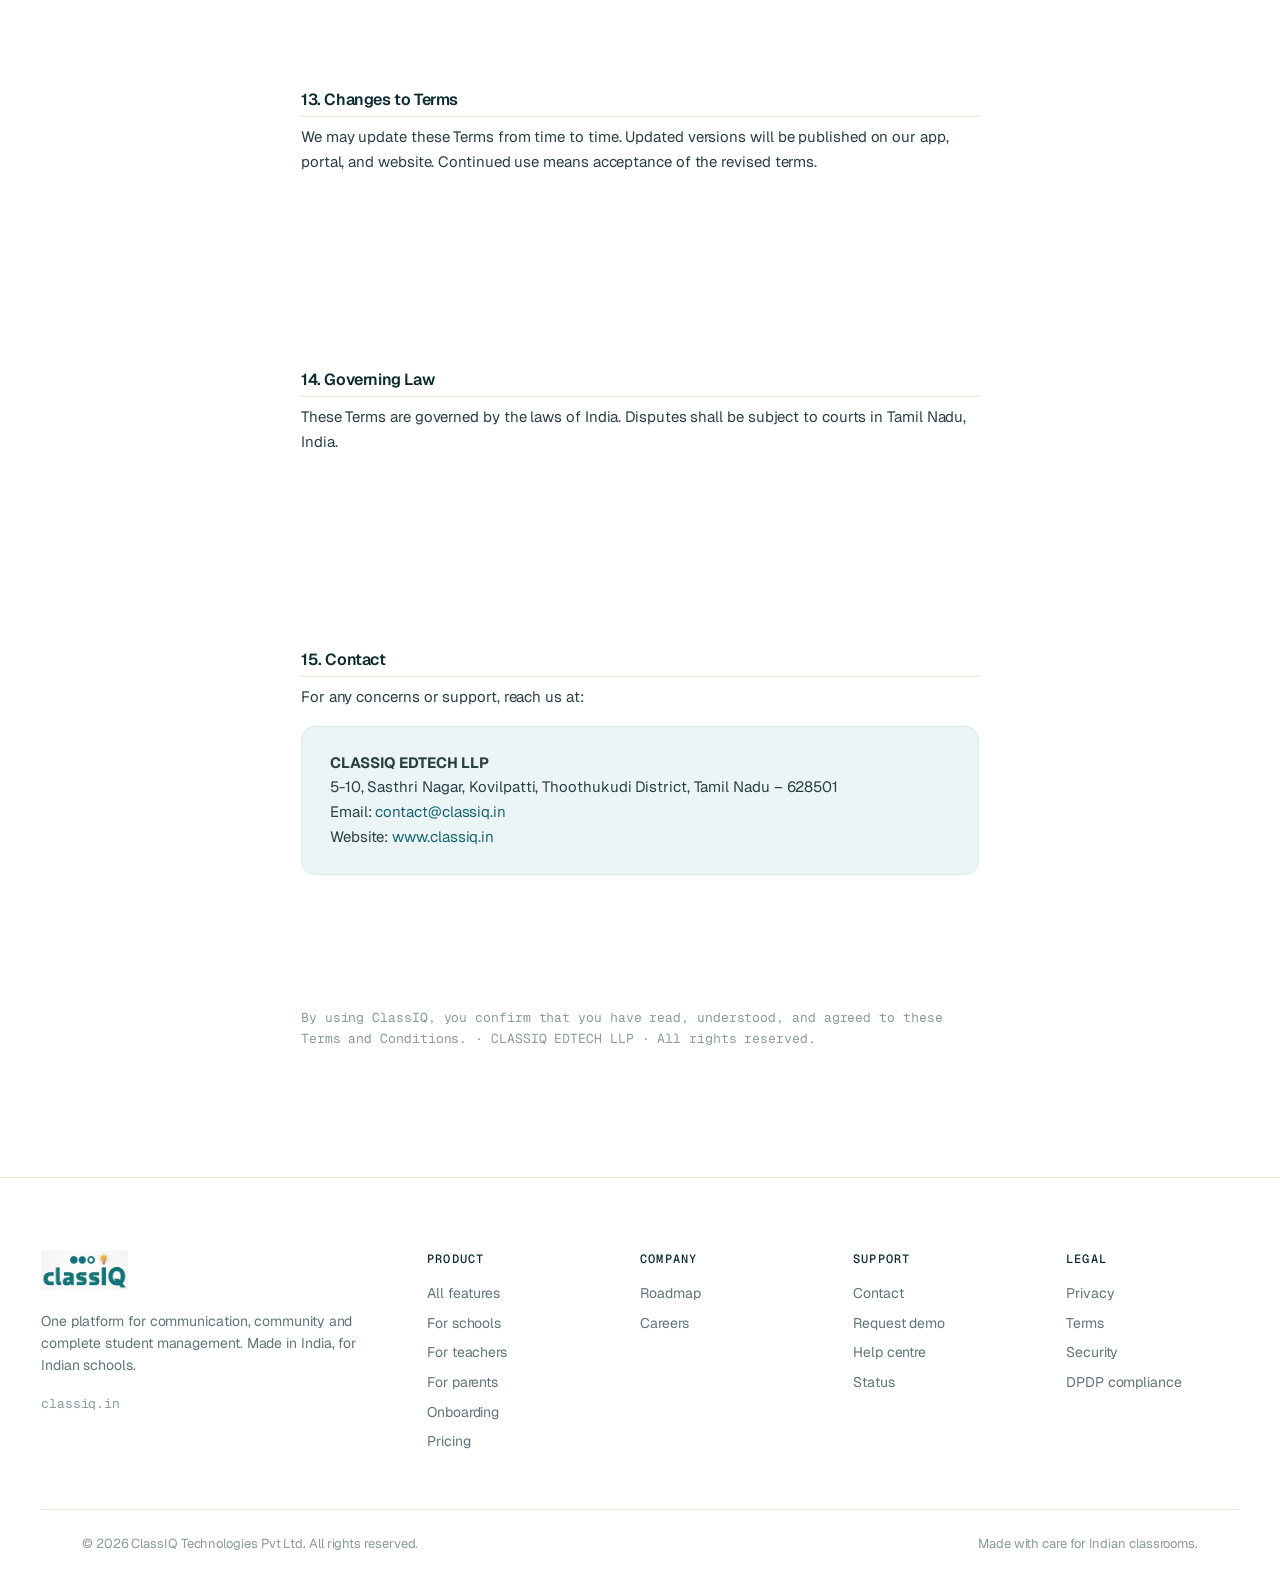
<file: terms.html>
<!doctype html>
<html lang="en">
<head>
<meta charset="utf-8" />
<meta name="viewport" content="width=device-width, initial-scale=1" />
<title>Terms and Conditions — ClassIQ</title>
<meta name="description" content="ClassIQ Terms and Conditions — governing your access to and use of the platform." />
<link rel="preconnect" href="https://fonts.googleapis.com">
<link rel="preconnect" href="https://fonts.gstatic.com" crossorigin>
<link href="https://fonts.googleapis.com/css2?family=Geist:wght@300;400;500;600;700&family=Geist+Mono:wght@400;500&family=Instrument+Serif:ital@0;1&display=swap" rel="stylesheet">
<link rel="stylesheet" href="styles.css" />
<style>
  .legal-hero {
    padding: 80px 0 48px;
    border-bottom: 1px solid var(--line);
  }
  .legal-hero .eyebrow { margin-bottom: 16px; }
  .legal-hero h1 { font-size: clamp(32px, 4vw, 52px); margin-bottom: 12px; }
  .legal-hero .meta {
    font-family: var(--font-mono);
    font-size: 12px;
    color: var(--muted-2);
    letter-spacing: 0.06em;
  }

  .legal-body {
    max-width: 760px;
    margin: 0 auto;
    padding: 40px var(--gutter) 64px;
  }

  .legal-body section { margin-bottom: 28px; }

  .legal-body h2 {
    font-size: 16px;
    font-weight: 600;
    color: var(--ink);
    margin-bottom: 8px;
    padding-bottom: 8px;
    border-bottom: 1px solid var(--line);
  }

  .legal-body p {
    color: var(--ink-2);
    font-size: 15px;
    line-height: 1.65;
    margin-bottom: 8px;
  }
  .legal-body p:last-child { margin-bottom: 0; }

  .legal-body ul {
    margin: 6px 0 8px 0;
    padding-left: 18px;
    color: var(--ink-2);
    font-size: 15px;
    line-height: 1.65;
  }
  .legal-body ul li { margin-bottom: 2px; }

  .legal-contact {
    background: var(--teal-50);
    border: 1px solid var(--teal-100);
    border-radius: var(--radius);
    padding: 24px 28px;
    margin-top: 16px;
  }
  .legal-contact p { margin: 0; font-size: 15px; }
  .legal-contact a { color: var(--teal-700); }
  .legal-contact a:hover { text-decoration: underline; }
</style>
</head>
<body>

<!-- ============ NAV ============ -->
<header class="nav">
  <div class="container nav-inner">
    <a href="index.html" class="brand" aria-label="ClassIQ home"><img src="assets/logo.png" alt="ClassIQ" /></a>
    <nav class="nav-links">
      <a href="index.html#features">Features</a>
      <a href="index.html#designed">Designed for</a>
      <a href="index.html#onboarding">Onboarding</a>
      <a href="index.html#pricing">Pricing</a>
      <a href="index.html#roadmap">Roadmap</a>
      <a href="contact.html">Contact us</a>
    </nav>
    <div class="nav-cta">
      <a href="#" class="btn btn-ghost">Sign in</a>
      <a href="contact.html" class="btn btn-primary">Request a demo <svg class="arrow" width="14" height="14" viewBox="0 0 14 14" fill="none"><path d="M3 7h8m0 0L7.5 3.5M11 7l-3.5 3.5" stroke="currentColor" stroke-width="1.5" stroke-linecap="round" stroke-linejoin="round"/></svg></a>
    </div>
  </div>
</header>

<!-- ============ HERO ============ -->
<div class="legal-hero">
  <div class="container-narrow">
    <span class="eyebrow">Legal</span>
    <h1>Terms and Conditions</h1>
    <p class="meta">Effective Date: June 15, 2026 &nbsp;·&nbsp; CLASSIQ EDTECH LLP</p>
  </div>
</div>

<!-- ============ CONTENT ============ -->
<div class="legal-body">

  <section>
    <p>Welcome to <strong>ClassIQ</strong>, operated by <strong>CLASSIQ EDTECH LLP</strong> ("ClassIQ", "we", "our", or "us"). These Terms and Conditions govern your access to and use of our mobile applications, web portal, website (www.classiq.in), and all related services.</p>
    <p>By accessing or using ClassIQ, you agree to these Terms and Conditions. If you do not agree, please do not use ClassIQ.</p>
  </section>

  <section>
    <h2>1. About ClassIQ</h2>
    <p>ClassIQ is a digital platform designed for schools to manage communication and operations including chat, notices, student management, academic analytics, fees, transport, and school administration.</p>
  </section>

  <section>
    <h2>2. Eligibility</h2>
    <p>You may use ClassIQ only if you are:</p>
    <ul>
      <li>A registered school or educational institution</li>
      <li>A school administrator</li>
      <li>A teacher or staff member</li>
      <li>A parent or guardian</li>
      <li>A student authorized by the school and/or parent or legal guardian</li>
    </ul>
    <p>Users below 18 years of age should use ClassIQ only under authorization or supervision of their school, parent, or legal guardian. Unauthorized access or use is prohibited.</p>
  </section>

  <section>
    <h2>3. Account Responsibility</h2>
    <p>Users are responsible for:</p>
    <ul>
      <li>Maintaining accurate account information</li>
      <li>Protecting login credentials and OTPs</li>
      <li>Securing devices used to access ClassIQ</li>
      <li>Ensuring account activity is authorized</li>
    </ul>
    <p>You must notify us of any unauthorized account access.</p>
  </section>

  <section>
    <h2>4. Acceptable Use</h2>
    <p>You agree not to use ClassIQ to:</p>
    <ul>
      <li>Harass, bully, abuse, or threaten others</li>
      <li>Share offensive, illegal, or harmful content</li>
      <li>Share inappropriate or explicit media</li>
      <li>Misuse student or school data</li>
      <li>Impersonate another person</li>
      <li>Attempt unauthorized access</li>
      <li>Damage or disrupt platform functionality</li>
      <li>Upload malware or malicious files</li>
    </ul>
    <p>All users, including students, must maintain respectful and lawful communication.</p>
  </section>

  <section>
    <h2>5. School Responsibility</h2>
    <p>Schools are responsible for uploading accurate data, obtaining required permissions and consents, ensuring lawful data collection, managing internal access permissions, and complying with applicable laws. ClassIQ is not responsible for inaccuracies in school-provided data.</p>
  </section>

  <section>
    <h2>6. Data Ownership</h2>
    <p>Schools retain ownership of all student, parent, staff, and institutional data uploaded to ClassIQ. ClassIQ retains ownership of its software, platform design, technology, branding, features, and infrastructure.</p>
  </section>

  <section>
    <h2>7. Fees and Subscription</h2>
    <p>Certain services may require paid subscriptions. Unless stated otherwise:</p>
    <ul>
      <li>Fees are non-refundable</li>
      <li>Delayed payments may affect service access</li>
      <li>Pricing may change with prior notice</li>
    </ul>
    <p>Free trials or pilot programs may be offered at our discretion.</p>
  </section>

  <section>
    <h2>8. Service Availability</h2>
    <p>We aim to provide reliable service but do not guarantee uninterrupted availability. Temporary interruptions may occur due to maintenance, updates, network issues, third-party outages, or technical failures.</p>
  </section>

  <section>
    <h2>9. Third-Party Services</h2>
    <p>ClassIQ may integrate with third-party providers such as payment gateways, GPS vendors, SMS providers, and cloud infrastructure. ClassIQ is not responsible for failures caused by such providers.</p>
  </section>

  <section>
    <h2>10. Limitation of Liability</h2>
    <p>To the maximum extent permitted by law, CLASSIQ EDTECH LLP shall not be liable for missed notifications, delayed message delivery, GPS inaccuracies, payment failures, third-party outages, or indirect or consequential losses.</p>
  </section>

  <section>
    <h2>11. Suspension or Termination</h2>
    <p>We may suspend or terminate access for violation of these Terms, fraud or misuse, security risks, or non-payment. Schools may also revoke user access.</p>
  </section>

  <section>
    <h2>12. Privacy</h2>
    <p>Use of ClassIQ is governed by the <a href="privacy-policy.html" style="color: var(--teal-700);">Privacy Policy</a>. By using ClassIQ, you consent to data processing described therein.</p>
  </section>

  <section>
    <h2>13. Changes to Terms</h2>
    <p>We may update these Terms from time to time. Updated versions will be published on our app, portal, and website. Continued use means acceptance of the revised terms.</p>
  </section>

  <section>
    <h2>14. Governing Law</h2>
    <p>These Terms are governed by the laws of India. Disputes shall be subject to courts in Tamil Nadu, India.</p>
  </section>

  <section>
    <h2>15. Contact</h2>
    <p>For any concerns or support, reach us at:</p>
    <div class="legal-contact">
      <p><strong>CLASSIQ EDTECH LLP</strong><br/>
      5-10, Sasthri Nagar, Kovilpatti, Thoothukudi District, Tamil Nadu – 628501<br/>
      Email: <a href="mailto:contact@classiq.in">contact@classiq.in</a><br/>
      Website: <a href="https://www.classiq.in">www.classiq.in</a></p>
    </div>
  </section>

  <p style="margin-top: 48px; font-size: 13px; color: var(--muted-2); font-family: var(--font-mono);">By using ClassIQ, you confirm that you have read, understood, and agreed to these Terms and Conditions. · CLASSIQ EDTECH LLP · All rights reserved.</p>

</div>

<!-- ============ FOOTER ============ -->
<footer>
  <div class="container">
    <div class="footer-grid">
      <div>
        <a href="index.html" class="brand brand-footer" aria-label="ClassIQ"><img src="assets/logo.png" alt="ClassIQ" /></a>
        <p style="margin-top:14px; max-width:36ch; color:var(--muted);">
          One platform for communication, community and complete student management. Made in India, for Indian schools.
        </p>
        <div style="margin-top:18px; font-size:13px; color:var(--muted-2); font-family:var(--font-mono);">classiq.in</div>
      </div>
      <div class="footer-col">
        <h4>Product</h4>
        <ul>
          <li><a href="index.html#features">All features</a></li>
          <li><a href="index.html#designed">For schools</a></li>
          <li><a href="index.html#designed">For teachers</a></li>
          <li><a href="index.html#designed">For parents</a></li>
          <li><a href="index.html#onboarding">Onboarding</a></li>
          <li><a href="index.html#pricing">Pricing</a></li>
        </ul>
      </div>
      <div class="footer-col">
        <h4>Company</h4>
        <ul>
          <li><a href="index.html#roadmap">Roadmap</a></li>
          <li><a href="#">Careers</a></li>
        </ul>
      </div>
      <div class="footer-col">
        <h4>Support</h4>
        <ul>
          <li><a href="contact.html">Contact</a></li>
          <li><a href="contact.html">Request demo</a></li>
          <li><a href="#">Help centre</a></li>
          <li><a href="#">Status</a></li>
        </ul>
      </div>
      <div class="footer-col">
        <h4>Legal</h4>
        <ul>
          <li><a href="privacy-policy.html">Privacy</a></li>
          <li><a href="terms.html">Terms</a></li>
          <li><a href="#">Security</a></li>
          <li><a href="#">DPDP compliance</a></li>
        </ul>
      </div>
    </div>
    <div class="container footer-bottom">
      <div>© 2026 ClassIQ Technologies Pvt Ltd. All rights reserved.</div>
      <div>Made with care for Indian classrooms.</div>
    </div>
  </div>
</footer>

</body>
</html>
</file>
<file: styles.css>
/* ============ ClassIQ — Design tokens ============ */
:root {
  --teal-900: #06363f;
  --teal-800: #0d4d58;
  --teal-700: #146570;
  --teal-600: #1a7a87;
  --teal-500: #2d9aa6;
  --teal-100: #d6eaeb;
  --teal-50: #ecf5f5;

  --coral: #e8765b;
  --coral-soft: #f7c8b8;
  --amber: #f2a03d;
  --amber-soft: #fadeb1;

  --cream: #ffffff;
  --cream-2: #f6f3ec;
  --paper: #ffffff;

  --ink: #0b2a30;
  --ink-2: #2a3f44;
  --muted: #607479;
  --muted-2: #8a9a9e;
  --line: #ebe6d8;
  --line-2: #f1ecde;

  --radius-sm: 8px;
  --radius: 14px;
  --radius-lg: 22px;
  --radius-pill: 999px;

  --shadow-sm: 0 1px 2px rgba(11,42,48,.04), 0 1px 3px rgba(11,42,48,.04);
  --shadow: 0 4px 18px -8px rgba(11,42,48,.18), 0 1px 3px rgba(11,42,48,.05);
  --shadow-lg: 0 32px 60px -24px rgba(11,42,48,.25), 0 8px 18px -8px rgba(11,42,48,.10);

  --container: 1480px;
  --gutter: clamp(20px, 3.2vw, 48px);

  --font-sans: "Geist", "Plus Jakarta Sans", -apple-system, BlinkMacSystemFont, sans-serif;
  --font-mono: "Geist Mono", ui-monospace, "SF Mono", monospace;
  --font-serif: "Instrument Serif", "Georgia", serif;
}

* { box-sizing: border-box; }
html, body { margin: 0; padding: 0; }
html { -webkit-font-smoothing: antialiased; text-rendering: optimizeLegibility; }
body {
  font-family: var(--font-sans);
  background: var(--cream);
  color: var(--ink);
  font-size: 16px;
  line-height: 1.55;
  letter-spacing: -0.005em;
}
img { max-width: 100%; display: block; }
a { color: inherit; text-decoration: none; }
button { font-family: inherit; cursor: pointer; }

.container { max-width: var(--container); margin: 0 auto; padding: 0 var(--gutter); }
.container-narrow { max-width: 1080px; margin: 0 auto; padding: 0 var(--gutter); }

/* ============ Type scale ============ */
.eyebrow {
  font-family: var(--font-mono);
  font-size: 11px;
  letter-spacing: 0.18em;
  text-transform: uppercase;
  color: var(--teal-700);
  font-weight: 500;
  display: inline-flex;
  align-items: center;
  gap: 10px;
}
.eyebrow::before {
  content: "";
  width: 18px;
  height: 1px;
  background: var(--teal-700);
  opacity: .5;
}
h1, h2, h3, h4 {
  font-weight: 500;
  letter-spacing: -0.025em;
  margin: 0;
  color: var(--ink);
  text-wrap: balance;
}
h1 { font-size: clamp(44px, 5.6vw, 76px); line-height: 1.02; letter-spacing: -0.035em; }
h2 { font-size: clamp(32px, 3.6vw, 48px); line-height: 1.08; }
h3 { font-size: 22px; line-height: 1.25; }
.italic-serif {
  font-family: var(--font-serif);
  font-style: italic;
  font-weight: 400;
  letter-spacing: -0.015em;
}
p { margin: 0; color: var(--ink-2); }
.lede { font-size: 19px; line-height: 1.55; color: var(--ink-2); max-width: 60ch; }

/* ============ Nav ============ */
.nav {
  position: sticky;
  top: 0;
  z-index: 60;
  background: color-mix(in oklab, var(--cream) 78%, transparent);
  backdrop-filter: saturate(140%) blur(14px);
  border-bottom: 1px solid color-mix(in oklab, var(--line) 60%, transparent);
}
.nav-inner {
  display: flex;
  align-items: center;
  justify-content: space-between;
  height: 64px;
}
.brand {
  display: inline-flex;
  align-items: center;
  gap: 8px;
  font-weight: 700;
  font-size: 19px;
  letter-spacing: -0.02em;
  color: var(--teal-800);
}
.brand img {
  height: 32px;
  width: auto;
  display: block;
  mix-blend-mode: multiply; /* drops the warm-white background tint */
}
.brand-footer img {
  height: 40px;
}
.brand .brand-lc { font-weight: 600; }
.brand .brand-uc { font-weight: 700; color: var(--teal-700); }
.brand-bulb {
  width: 12px; height: 12px;
  position: relative;
  top: -10px;
  color: var(--amber);
}
.nav-links {
  display: flex;
  gap: 28px;
  align-items: center;
}
.nav-links a {
  font-size: 14px;
  color: var(--ink-2);
  position: relative;
  padding: 6px 2px;
  transition: color .2s ease;
  font-weight: 450;
  position: relative;
  white-space: nowrap;
}
.nav-links a:hover { color: var(--teal-700); }
.nav-links a.is-active {
  color: var(--teal-800);
  font-weight: 500;
}
.nav-links a.is-active::after {
  content: "";
  position: absolute;
  left: 0; right: 0;
  bottom: -2px;
  height: 2px;
  border-radius: 2px;
  background: var(--coral);
  transform-origin: left;
  animation: nav-underline-in .35s cubic-bezier(.2,.7,.2,1);
}
@keyframes nav-underline-in {
  0%   { transform: scaleX(0); opacity: 0; }
  100% { transform: scaleX(1); opacity: 1; }
}
.nav-cta { display: flex; gap: 8px; align-items: center; }

/* ============ Buttons ============ */
.btn {
  display: inline-flex;
  align-items: center;
  gap: 8px;
  padding: 11px 18px;
  font-size: 14px;
  font-weight: 500;
  letter-spacing: -0.005em;
  border-radius: var(--radius-pill);
  border: 1px solid transparent;
  transition: transform .15s ease, background .15s ease, box-shadow .15s ease;
  white-space: nowrap;
}
.btn-primary {
  background: var(--ink);
  color: var(--cream);
  box-shadow: 0 1px 0 rgba(255,255,255,.08) inset, 0 4px 14px -6px rgba(11,42,48,.4);
}
.btn-primary:hover { background: var(--teal-800); transform: translateY(-1px); }
.btn-ghost {
  background: transparent;
  color: var(--ink);
  border-color: color-mix(in oklab, var(--ink) 14%, transparent);
}
.btn-ghost:hover { background: var(--paper); border-color: color-mix(in oklab, var(--ink) 22%, transparent); }
.btn-coral {
  background: var(--coral);
  color: white;
  box-shadow: 0 6px 20px -10px rgba(232,118,91,.7);
}
.btn-coral:hover { background: #db6a50; transform: translateY(-1px); }
.btn-lg { padding: 14px 22px; font-size: 15px; }
.btn .arrow { transition: transform .2s ease; }
.btn:hover .arrow { transform: translateX(2px); }

/* ============ Hero ============ */
.hero {
  position: relative;
  padding: 88px 0 60px;
  overflow: hidden;
}
.hero-grid {
  display: grid;
  grid-template-columns: 1.1fr 0.9fr;
  gap: 48px;
  align-items: center;
}
.hero-eyebrow-row {
  display: flex; gap: 12px; align-items: center;
  margin-bottom: 24px;
}
.dot {
  width: 7px; height: 7px; border-radius: 50%; background: var(--coral);
  box-shadow: 0 0 0 4px color-mix(in oklab, var(--coral) 22%, transparent);
}
.hero h1 .accent {
  font-family: var(--font-serif);
  font-style: italic;
  font-weight: 400;
  color: var(--teal-700);
}
.hero-sub {
  margin-top: 22px;
  font-size: 19px;
  color: var(--ink-2);
  max-width: 52ch;
  line-height: 1.55;
}
.hero-ctas {
  margin-top: 32px;
  display: flex;
  gap: 12px;
  align-items: center;
}
.hero-meta {
  margin-top: 22px;
  display: flex;
  gap: 22px;
  align-items: center;
  color: var(--muted);
  font-size: 13px;
}
.hero-meta .check {
  color: var(--teal-700);
  font-weight: 600;
}

/* ============ Section ============ */
section { padding: 84px 0; }
.section-head {
  max-width: 720px;
  margin-bottom: 56px;
}
.section-head h2 { margin-top: 14px; }
.section-head .lede { margin-top: 18px; }

/* ============ Problem cards ============ */
.problem-grid {
  display: grid;
  grid-template-columns: repeat(4, 1fr);
  gap: 16px;
}
.problem-card {
  background: var(--paper);
  border: 1px solid var(--line);
  border-radius: var(--radius);
  padding: 24px;
  position: relative;
}
.problem-card .pnum {
  font-family: var(--font-mono);
  font-size: 11px;
  color: var(--coral);
  letter-spacing: 0.1em;
}
.problem-card h3 {
  margin-top: 10px;
  font-size: 17px;
  font-weight: 500;
}
.problem-card ul {
  list-style: none;
  padding: 0;
  margin: 14px 0 0;
  font-size: 13.5px;
  color: var(--muted);
  line-height: 1.55;
}
.problem-card ul li {
  padding: 6px 0;
  border-top: 1px dashed var(--line);
}
.problem-card ul li:first-child { border-top: none; padding-top: 0; }

/* ============ Problem stage (interactive slides) ============ */
.problem-stage {
  margin-top: 36px;
  display: grid;
  grid-template-columns: minmax(0, 1fr) minmax(0, 1.15fr);
  gap: 28px;
  align-items: stretch;
}
.problem-stage .problem-list { order: 1; }
.problem-stage .problem-scene { order: 2; }
.problem-scene {
  position: relative;
  background: linear-gradient(180deg, var(--cream-2), var(--paper));
  border: 1px solid var(--line);
  border-radius: 22px;
  min-height: 520px;
  overflow: hidden;
  box-shadow: var(--shadow);
}
.ps-frame {
  position: absolute; inset: 0;
  padding: 26px;
  opacity: 0;
  transform: translateY(14px) scale(.985);
  transition: opacity .55s ease, transform .55s cubic-bezier(.2,.7,.2,1);
  pointer-events: none;
}
.ps-frame.is-active {
  opacity: 1;
  transform: translateY(0) scale(1);
  pointer-events: auto;
}
@media (prefers-reduced-motion: reduce) {
  .ps-frame, .ps-frame * { animation: none !important; transition: opacity .2s linear !important; }
}

/* ---- Tabs (right) ---- */
.problem-list {
  display: flex;
  flex-direction: column;
  gap: 10px;
}
.problem-tab {
  position: relative;
  text-align: left;
  background: var(--paper);
  border: 1px solid var(--line);
  border-radius: 16px;
  padding: 18px 20px 20px;
  display: grid;
  grid-template-columns: auto 1fr;
  grid-template-rows: auto auto;
  column-gap: 14px;
  row-gap: 6px;
  cursor: pointer;
  transition: border-color .2s ease, background .2s ease, transform .2s ease;
  color: var(--ink);
  flex: 1;
  min-height: 0;
}
.problem-tab:hover { border-color: color-mix(in oklab, var(--teal-700) 30%, var(--line)); }
.problem-tab .pt-num {
  font-family: var(--font-mono);
  font-size: 10px;
  letter-spacing: .14em;
  text-transform: uppercase;
  color: var(--muted);
  align-self: center;
  background: var(--cream-2);
  border: 1px solid var(--line);
  padding: 4px 8px;
  border-radius: 999px;
  grid-row: 1 / span 2;
}
.problem-tab .pt-heading {
  font-size: 19px;
  font-weight: 500;
  letter-spacing: -.015em;
  line-height: 1.15;
  color: var(--ink);
}
.problem-tab .pt-tag {
  font-family: var(--font-mono);
  font-size: 10.5px;
  letter-spacing: .04em;
  color: var(--muted);
  text-transform: lowercase;
}
.problem-tab .pt-progress {
  position: absolute;
  left: 16px;
  right: 16px;
  bottom: 10px;
  height: 2px;
  background: var(--line-2);
  border-radius: 2px;
  overflow: hidden;
  opacity: 0;
  transition: opacity .25s ease;
}
.problem-tab .pt-bar {
  display: block;
  height: 100%;
  width: 0;
  background: var(--teal-700);
  border-radius: 2px;
}
.problem-tab.is-active {
  background: var(--ink);
  border-color: var(--ink);
}
.problem-tab.is-active .pt-num {
  background: rgba(255,255,255,.08);
  border-color: rgba(255,255,255,.14);
  color: color-mix(in oklab, var(--cream) 70%, transparent);
}
.problem-tab.is-active .pt-heading { color: var(--cream); }
.problem-tab.is-active .pt-tag { color: color-mix(in oklab, var(--coral-soft) 80%, var(--cream)); }
.problem-tab.is-active .pt-progress { opacity: 1; background: rgba(255,255,255,.14); }
.problem-tab.is-active .pt-bar { background: var(--coral); }
@keyframes pt-fill { from { width: 0; } to { width: 100%; } }

/* ============ Scene 1 · Chat chaos ============ */
.ps-chrome {
  display: flex; align-items: center; gap: 12px;
  padding: 10px 14px;
  background: var(--paper);
  border: 1px solid var(--line);
  border-radius: 12px;
  box-shadow: var(--shadow-sm);
}
.ps-chrome-dots { display:flex; gap:5px; }
.ps-chrome-dots span { width:9px; height:9px; border-radius:50%; background:var(--line); }
.ps-chrome-dots span:first-child { background:#e08a78; }
.ps-chrome-dots span:nth-child(2) { background:#f0c277; }
.ps-chrome-dots span:nth-child(3) { background:#8ec5a7; }
.ps-chrome-title { font-size: 12.5px; font-weight: 500; }
.ps-chrome-meta {
  margin-left: auto;
  font-family: var(--font-mono);
  font-size: 10px;
  color: var(--muted);
  letter-spacing: .04em;
}
.ps-chat {
  margin-top: 14px;
  position: relative;
  height: calc(100% - 60px);
  overflow: hidden;
  display: flex;
  flex-direction: column;
  gap: 7px;
  padding-right: 4px;
  -webkit-mask-image: linear-gradient(180deg, #000 70%, transparent 100%);
          mask-image: linear-gradient(180deg, #000 70%, transparent 100%);
}
.ps-chat .msg {
  align-self: flex-start;
  max-width: 78%;
  background: var(--paper);
  border: 1px solid var(--line);
  border-radius: 12px 12px 12px 4px;
  padding: 8px 12px;
  font-size: 13px;
  color: var(--ink-2);
  box-shadow: var(--shadow-sm);
  opacity: 0;
  transform: translateY(10px);
}
.ps-chat .msg-teacher {
  background: color-mix(in oklab, var(--coral) 10%, var(--paper));
  border: 1px solid color-mix(in oklab, var(--coral) 32%, var(--line));
  border-left: 3px solid var(--coral);
  font-weight: 500;
  color: var(--ink);
  max-width: 92%;
}
.ps-chat .msg-author {
  font-family: var(--font-mono);
  font-size: 9.5px;
  letter-spacing: .08em;
  text-transform: uppercase;
  color: var(--coral);
  margin-bottom: 4px;
}
.ps-frame[data-pidx="0"].is-active .ps-chat .msg {
  animation: msg-in .45s cubic-bezier(.2,.7,.2,1) forwards;
  animation-delay: var(--d, 0s);
}
.ps-frame[data-pidx="0"].is-active .ps-chat .msg-teacher {
  animation: msg-teacher-bury 5.4s cubic-bezier(.2,.7,.2,1) forwards;
}
@keyframes msg-in {
  0% { opacity: 0; transform: translateY(14px); }
  100% { opacity: 1; transform: translateY(0); }
}
@keyframes msg-teacher-bury {
  0%   { opacity: 0; transform: translateY(14px); }
  10%  { opacity: 1; transform: translateY(0); }
  80%  { opacity: .35; filter: blur(0px); }
  100% { opacity: .15; filter: blur(.6px); }
}
.ps-chaos-tag {
  position: absolute;
  left: 26px; right: 26px; bottom: 22px;
  background: var(--ink);
  color: var(--cream);
  font-family: var(--font-mono);
  font-size: 11px;
  letter-spacing: .04em;
  padding: 10px 14px;
  border-radius: 10px;
  display: flex; align-items: center; gap: 10px;
  opacity: 0;
  transform: translateY(8px);
  box-shadow: 0 16px 30px -16px rgba(11,42,48,.4);
}
.ps-chaos-tag .x { color: var(--coral); font-size: 16px; line-height: 1; }
.ps-frame[data-pidx="0"].is-active .ps-chaos-tag {
  animation: chaos-tag-in .5s ease 4.5s forwards;
}
@keyframes chaos-tag-in { to { opacity: 1; transform: translateY(0); } }

/* ============ Scene 2 · No school control ============ */
.ps-stack { display: flex; flex-direction: column; gap: 14px; height: 100%; justify-content: center; padding: 6px 4px; }
.ps-card-personal {
  background: var(--paper);
  border: 1px solid var(--line);
  border-radius: 14px;
  padding: 16px 18px;
  box-shadow: var(--shadow-sm);
  position: relative;
  opacity: 0;
  transform: translateY(10px);
}
.ps-frame[data-pidx="1"].is-active .ps-card-personal {
  animation: ps-rise .5s ease .1s forwards;
}
.ps-row { display: flex; align-items: center; gap: 14px; }
.ps-avatar {
  width: 42px; height: 42px; border-radius: 50%;
  background: var(--teal-700); color: var(--cream);
  font-size: 14px; font-weight: 500;
  display: flex; align-items: center; justify-content: center;
}
.ps-name { font-size: 14px; font-weight: 500; }
.ps-phone {
  font-family: var(--font-mono);
  font-size: 13px;
  margin-top: 3px;
  display: flex; gap: 6px; align-items: baseline;
}
.ps-phone .lbl { color: var(--muted); font-size: 10.5px; letter-spacing: .08em; text-transform: uppercase; }
.ps-phone .num {
  color: var(--coral);
  position: relative;
  padding: 1px 4px;
  border-radius: 3px;
  background: color-mix(in oklab, var(--coral) 12%, var(--paper));
}
.ps-frame[data-pidx="1"].is-active .ps-phone .num {
  animation: leak-flash 1.6s ease-in-out 1s infinite;
}
@keyframes leak-flash {
  0%, 100% { background: color-mix(in oklab, var(--coral) 12%, var(--paper)); }
  50%      { background: color-mix(in oklab, var(--coral) 30%, var(--paper)); }
}
.ps-leak { display: flex; gap: 6px; margin-top: 14px; flex-wrap: wrap; }
.leak-pill {
  font-family: var(--font-mono);
  font-size: 10px;
  letter-spacing: .08em;
  padding: 4px 10px;
  border-radius: 999px;
  background: var(--cream-2);
  border: 1px solid var(--line);
  color: var(--muted);
}
.leak-pill.leak-warn {
  background: color-mix(in oklab, var(--coral) 12%, var(--paper));
  border-color: color-mix(in oklab, var(--coral) 35%, var(--line));
  color: var(--coral);
}

.ps-card-3rd {
  background: var(--ink);
  color: var(--cream);
  border-radius: 14px;
  padding: 16px 18px;
  position: relative;
  opacity: 0;
  transform: translateY(10px);
}
.ps-frame[data-pidx="1"].is-active .ps-card-3rd {
  animation: ps-rise .5s ease .35s forwards;
}
.ps-3rd-app { display: flex; align-items: center; gap: 12px; }
.ps-3rd-logo {
  width: 34px; height: 34px; border-radius: 8px;
  background: linear-gradient(135deg, #25d366, #128c7e);
  color: white; font-weight: 700;
  display: flex; align-items: center; justify-content: center;
  font-size: 16px;
}
.ps-3rd-name { font-size: 13.5px; font-weight: 500; }
.ps-3rd-sub { font-family: var(--font-mono); font-size: 10.5px; letter-spacing: .04em; opacity: .65; margin-top: 1px; }
.ps-3rd-flag {
  margin-left: auto;
  font-family: var(--font-mono);
  font-size: 10px;
  letter-spacing: .12em;
  background: var(--coral);
  color: var(--cream);
  padding: 4px 10px;
  border-radius: 999px;
}
.ps-3rd-list {
  margin-top: 14px;
  display: grid;
  grid-template-columns: 1fr;
  gap: 7px;
  font-size: 12.5px;
  color: color-mix(in oklab, var(--cream) 80%, transparent);
}
.ps-3rd-list > div { display: flex; align-items: center; gap: 10px; }
.ps-3rd-list .dot.d-red { width: 7px; height: 7px; border-radius: 50%; background: var(--coral); display: inline-block; }

@keyframes ps-rise { to { opacity: 1; transform: translateY(0); } }

/* ============ Scene 3 · Parent overload ============ */
.ps-phone-lockscreen {
  height: 100%;
  display: flex;
  flex-direction: column;
  position: relative;
  background: radial-gradient(120% 60% at 50% 0%, color-mix(in oklab, var(--teal-700) 18%, var(--ink)) 0%, var(--ink) 70%);
  color: var(--cream);
  border-radius: 18px;
  padding: 20px 18px 60px;
  overflow: hidden;
}
.lk-time { text-align: center; padding: 6px 0 12px; opacity: .9; }
.lk-clock { font-size: 28px; font-weight: 300; letter-spacing: -.02em; font-family: var(--font-sans); }
.lk-date { font-family: var(--font-mono); font-size: 10.5px; letter-spacing: .12em; text-transform: uppercase; opacity: .7; margin-top: 2px; }
.lk-stream {
  flex: 1;
  display: flex;
  flex-direction: column-reverse;
  gap: 7px;
  position: relative;
}
.lk-notice {
  background: color-mix(in oklab, var(--cream) 88%, transparent);
  color: var(--ink);
  border-radius: 12px;
  padding: 9px 12px;
  font-size: 12px;
  box-shadow: 0 4px 14px -6px rgba(0,0,0,.35);
  opacity: 0;
  transform: translateY(20px);
  backdrop-filter: blur(8px);
}
.lk-notice .lk-app {
  font-family: var(--font-mono);
  font-size: 9.5px;
  letter-spacing: .12em;
  text-transform: uppercase;
  color: var(--muted);
  margin-bottom: 2px;
}
.lk-notice .lk-body { line-height: 1.35; }
.lk-notice.lk-buried {
  background: color-mix(in oklab, var(--coral) 18%, var(--cream));
  color: var(--ink);
}
.lk-notice.lk-buried .lk-app { color: var(--coral); }
.ps-frame[data-pidx="2"].is-active .lk-notice {
  animation: lk-fall .5s cubic-bezier(.2,.7,.2,1) forwards;
  animation-delay: var(--d, 0s);
}
.ps-frame[data-pidx="2"].is-active .lk-notice.lk-buried {
  animation: lk-buried 5s cubic-bezier(.4,0,.2,1) forwards;
}
@keyframes lk-fall {
  0%   { opacity: 0; transform: translateY(-12px); }
  100% { opacity: 1; transform: translateY(0); }
}
@keyframes lk-buried {
  0%   { opacity: 0; transform: translateY(-12px) scale(1); }
  10%  { opacity: 1; transform: translateY(0) scale(1); }
  80%  { opacity: .5; transform: translateY(0) scale(.98); filter: blur(0px); }
  100% { opacity: .35; transform: translateY(2px) scale(.97); filter: blur(.5px); }
}
.lk-counter {
  position: absolute;
  left: 0; right: 0; bottom: 18px;
  text-align: center;
  font-family: var(--font-mono);
  font-size: 11.5px;
  letter-spacing: .04em;
}
.lk-counter .num { font-size: 18px; color: var(--coral); font-weight: 500; }
.lk-counter .muted { color: color-mix(in oklab, var(--cream) 50%, transparent); }

/* ============ Scene 4 · Admin inefficiency ============ */
.ps-rollover {
  height: 100%;
  display: grid;
  grid-template-columns: 1fr auto 1fr;
  align-items: center;
  gap: 14px;
  padding: 4px 2px 4px;
}
.rl-year {
  background: var(--paper);
  border: 1px solid var(--line);
  border-radius: 14px;
  padding: 16px;
  box-shadow: var(--shadow-sm);
  position: relative;
}
.rl-label {
  font-family: var(--font-mono);
  font-size: 10.5px;
  letter-spacing: .12em;
  text-transform: uppercase;
  color: var(--muted);
  margin-bottom: 10px;
}
.rl-groups { display: flex; flex-direction: column; gap: 7px; }
.rl-grp {
  background: var(--cream-2);
  border: 1px solid var(--line);
  border-radius: 8px;
  padding: 8px 10px;
  font-size: 12px;
  color: var(--ink-2);
}
.rl-grp.rl-empty {
  background: repeating-linear-gradient(45deg,
    var(--cream-2) 0 6px,
    var(--paper) 6px 12px);
  height: 32px;
  position: relative;
  overflow: hidden;
}
.rl-grp.rl-empty .bar {
  position: absolute; left: 0; top: 0; bottom: 0;
  background: color-mix(in oklab, var(--teal-700) 28%, var(--paper));
  width: 0;
  border-right: 1px solid color-mix(in oklab, var(--teal-700) 40%, var(--line));
}
.rl-stamp {
  position: absolute;
  top: -10px;
  right: 12px;
  font-family: var(--font-mono);
  font-size: 10px;
  letter-spacing: .14em;
  padding: 4px 10px;
  border-radius: 999px;
  font-weight: 500;
}
.rl-stamp.rl-del {
  background: var(--coral);
  color: var(--cream);
}
.rl-stamp.rl-todo {
  background: var(--paper);
  color: var(--teal-700);
  border: 1px solid color-mix(in oklab, var(--teal-700) 30%, var(--line));
}
.ps-frame[data-pidx="3"].is-active .rl-y1 .rl-grp {
  animation: rl-strike 3s ease forwards;
  animation-delay: calc(var(--i, 0) * .25s + .3s);
}
.ps-frame[data-pidx="3"].is-active .rl-y1 .rl-grp:nth-child(1) { --i: 0; }
.ps-frame[data-pidx="3"].is-active .rl-y1 .rl-grp:nth-child(2) { --i: 1; }
.ps-frame[data-pidx="3"].is-active .rl-y1 .rl-grp:nth-child(3) { --i: 2; }
.ps-frame[data-pidx="3"].is-active .rl-y1 .rl-grp:nth-child(4) { --i: 3; }
@keyframes rl-strike {
  0%   { color: var(--ink-2); text-decoration: none; opacity: 1; }
  60%  { color: var(--coral); text-decoration: line-through; opacity: 1; }
  100% { color: var(--coral); text-decoration: line-through; opacity: .5; }
}
.ps-frame[data-pidx="3"].is-active .rl-y2 .rl-empty .bar {
  animation: rl-rebuild 4.5s cubic-bezier(.4,0,.6,1) forwards;
  animation-delay: calc(var(--i, 0) * .25s + 1.8s);
}
.ps-frame[data-pidx="3"].is-active .rl-y2 .rl-empty:nth-child(1) .bar { --i: 0; }
.ps-frame[data-pidx="3"].is-active .rl-y2 .rl-empty:nth-child(2) .bar { --i: 1; }
.ps-frame[data-pidx="3"].is-active .rl-y2 .rl-empty:nth-child(3) .bar { --i: 2; }
.ps-frame[data-pidx="3"].is-active .rl-y2 .rl-empty:nth-child(4) .bar { --i: 3; }
@keyframes rl-rebuild {
  0%   { width: 0; }
  100% { width: 38%; }
}
.rl-arrow {
  color: var(--teal-700);
  display: flex;
  flex-direction: column;
  align-items: center;
  gap: 6px;
}
.rl-arrow-lbl {
  font-family: var(--font-mono);
  font-size: 9.5px;
  letter-spacing: .12em;
  text-transform: uppercase;
  color: var(--muted);
}
.rl-scatter {
  position: absolute;
  left: 22px; right: 22px; bottom: 22px;
  display: flex;
  gap: 6px;
  flex-wrap: wrap;
}
.sc-chip {
  font-family: var(--font-mono);
  font-size: 10px;
  letter-spacing: .04em;
  padding: 4px 9px;
  border-radius: 999px;
  background: var(--paper);
  border: 1px solid var(--line);
  color: var(--muted);
  box-shadow: var(--shadow-sm);
  opacity: 0;
  transform: translateY(6px);
}
.ps-frame[data-pidx="3"].is-active .sc-chip {
  animation: sc-in .4s ease forwards;
  animation-delay: calc(var(--i, 0) * .12s + 2.6s);
}
.ps-frame[data-pidx="3"].is-active .sc-chip:nth-child(1) { --i: 0; }
.ps-frame[data-pidx="3"].is-active .sc-chip:nth-child(2) { --i: 1; }
.ps-frame[data-pidx="3"].is-active .sc-chip:nth-child(3) { --i: 2; }
.ps-frame[data-pidx="3"].is-active .sc-chip:nth-child(4) { --i: 3; }
.ps-frame[data-pidx="3"].is-active .sc-chip:nth-child(5) { --i: 4; }
@keyframes sc-in { to { opacity: 1; transform: translateY(0); } }

/* ============ Responsive ============ */
@media (max-width: 980px) {
  .problem-stage { grid-template-columns: 1fr; }
  .problem-scene { min-height: 460px; }
  .ps-rollover { grid-template-columns: 1fr; }
  .rl-arrow svg { transform: rotate(90deg); }
}
@media (max-width: 560px) {
  .problem-scene { min-height: 420px; padding: 0; }
  .problem-tab { padding: 14px 16px 18px; }
  .problem-tab .pt-heading { font-size: 17px; }
  .rl-scatter { position: static; margin-top: 12px; }
}

/* ============ Solution band ============ */
.solution-band {
  background: var(--ink);
  color: var(--cream);
  border-radius: var(--radius-lg);
  padding: 64px 56px;
  position: relative;
  overflow: hidden;
}
.solution-band::after {
  content: "";
  position: absolute;
  right: -120px; bottom: -120px;
  width: 360px; height: 360px;
  background: radial-gradient(circle, color-mix(in oklab, var(--teal-500) 60%, transparent), transparent 70%);
  pointer-events: none;
}
.solution-band .eyebrow {
  font-size: 14px;
  letter-spacing: .2em;
}
.solution-band h2 {
  color: var(--cream);
  max-width: 18ch;
  font-size: clamp(40px, 5vw, 68px);
  line-height: 1.02;
  letter-spacing: -.03em;
}
.solution-band .accent {
  font-family: var(--font-serif);
  font-style: italic;
  color: var(--amber);
  font-weight: 400;
}
.solution-band .lede {
  color: color-mix(in oklab, var(--cream) 80%, transparent);
  font-size: 14px;
  line-height: 1.55;
  max-width: 62ch;
}
.solution-stats {
  display: grid;
  grid-template-columns: repeat(4, 1fr);
  gap: 36px;
  margin-top: 56px;
  border-top: 1px solid rgba(255,255,255,.12);
  padding-top: 40px;
}
.stat .stat-val {
  font-size: clamp(72px, 7vw, 104px);
  letter-spacing: -0.04em;
  line-height: 1;
  font-weight: 500;
}
.stat .stat-val .small { font-size: clamp(26px, 2.2vw, 34px); color: var(--amber); margin-left: 4px; }
.stat .stat-lbl {
  margin-top: 14px;
  font-size: 16px;
  line-height: 1.45;
  color: color-mix(in oklab, var(--cream) 75%, transparent);
  max-width: 22ch;
}

/* ============ Feature grid ============ */
.features-grid {
  display: grid;
  grid-template-columns: repeat(3, 1fr);
  gap: 1px;
  background: var(--line);
  border: 1px solid var(--line);
  border-radius: var(--radius);
  overflow: hidden;
}
.feature {
  background: var(--paper);
  padding: 28px 26px;
  position: relative;
}
.feature .ficon {
  width: 36px; height: 36px;
  display: inline-flex;
  align-items: center;
  justify-content: center;
  border-radius: 10px;
  background: var(--teal-50);
  color: var(--teal-700);
  margin-bottom: 18px;
}
.feature h3 {
  font-size: 17px;
  font-weight: 500;
  letter-spacing: -0.01em;
}
.feature p { font-size: 14px; margin-top: 8px; color: var(--muted); line-height: 1.55; }
.feature .badge {
  position: absolute;
  top: 18px;
  right: 18px;
  font-family: var(--font-mono);
  font-size: 10px;
  letter-spacing: 0.1em;
  color: var(--amber);
  text-transform: uppercase;
}

/* ============ Role tabs ============ */
.roles {
  background: var(--cream-2);
  border-radius: var(--radius-lg);
  padding: 48px;
  display: grid;
  grid-template-columns: 320px 1fr;
  gap: 48px;
  align-items: start;
}
.role-tabs {
  display: flex;
  flex-direction: column;
  gap: 4px;
}
.role-tab {
  text-align: left;
  background: transparent;
  border: 0;
  padding: 16px 18px;
  border-radius: 12px;
  cursor: pointer;
  display: flex;
  flex-direction: column;
  gap: 4px;
  transition: background .15s;
}
.role-tab:hover { background: color-mix(in oklab, var(--paper) 70%, transparent); }
.role-tab.active { background: var(--paper); box-shadow: var(--shadow-sm); }
.role-tab .rname {
  font-size: 15px;
  font-weight: 500;
  color: var(--ink);
  display: flex;
  align-items: center;
  gap: 10px;
}
.role-tab .rname .ricon {
  width: 22px; height: 22px;
  display: inline-flex; align-items: center; justify-content: center;
  background: var(--teal-100);
  border-radius: 6px;
  color: var(--teal-700);
}
.role-tab .rdesc {
  font-size: 13px;
  color: var(--muted);
  padding-left: 32px;
}
.role-tab.active .rname { color: var(--teal-800); }

.role-panel {
  background: var(--paper);
  border-radius: var(--radius);
  padding: 32px;
  box-shadow: var(--shadow);
  min-height: 460px;
}
.role-panel h3 {
  font-size: 26px;
  letter-spacing: -0.02em;
  font-weight: 500;
  margin-bottom: 6px;
}
.role-panel .rsub { color: var(--muted); font-size: 15px; }
.role-features {
  margin-top: 24px;
  list-style: none;
  padding: 0;
  display: grid;
  grid-template-columns: 1fr 1fr;
  gap: 14px 28px;
}
.role-features li {
  font-size: 14px;
  color: var(--ink-2);
  display: flex;
  gap: 10px;
  align-items: flex-start;
}
.role-features li::before {
  content: "";
  flex: none;
  width: 6px; height: 6px;
  border-radius: 2px;
  background: var(--coral);
  margin-top: 8px;
}

/* ============ How it works ============ */
.howitworks {
  display: grid;
  grid-template-columns: repeat(4, 1fr);
  gap: 24px;
  counter-reset: step;
}
.step {
  position: relative;
  padding-top: 28px;
}
.step::before {
  counter-increment: step;
  content: "0" counter(step);
  font-family: var(--font-mono);
  font-size: 12px;
  letter-spacing: 0.1em;
  color: var(--coral);
}
.step h3 {
  margin-top: 14px;
  font-size: 17px;
  font-weight: 500;
}
.step p {
  margin-top: 6px;
  font-size: 14px;
  color: var(--muted);
}
.step-line {
  position: absolute;
  top: 8px;
  left: 28px;
  right: 0;
  height: 1px;
  background: linear-gradient(to right, var(--coral) 14%, var(--line) 14%);
}
.step:last-child .step-line { display: none; }

/* ============ Coming soon ============ */
.coming-grid {
  display: grid;
  grid-template-columns: repeat(auto-fit, minmax(220px, 1fr));
  gap: 14px;
}
.coming-card {
  background: var(--paper);
  border: 1px dashed color-mix(in oklab, var(--amber) 50%, var(--line));
  border-radius: var(--radius);
  padding: 28px;
}
.coming-card .stamp {
  display: inline-block;
  padding: 4px 10px;
  border-radius: 999px;
  background: color-mix(in oklab, var(--amber) 18%, var(--paper));
  color: #a55a06;
  font-family: var(--font-mono);
  font-size: 10px;
  letter-spacing: 0.12em;
  text-transform: uppercase;
  margin-bottom: 18px;
}
.coming-card h3 { font-size: 18px; font-weight: 500; }
.coming-card p { margin-top: 8px; font-size: 14px; color: var(--muted); }

/* ============ Pricing teaser ============ */
.pricing-cards {
  display: grid;
  grid-template-columns: repeat(3, 1fr);
  gap: 16px;
}
.price-card {
  background: var(--paper);
  border: 1px solid var(--line);
  border-radius: var(--radius);
  padding: 28px;
  display: flex; flex-direction: column;
}
.price-card.featured {
  background: var(--ink);
  color: var(--cream);
  border-color: var(--ink);
}
.price-card .pname {
  font-size: 14px;
  font-weight: 500;
  color: var(--teal-700);
  letter-spacing: -0.005em;
}
.price-card.featured .pname { color: var(--amber); }
.price-card .pamt {
  margin-top: 14px;
  font-size: 38px;
  letter-spacing: -0.03em;
  font-weight: 500;
}
.price-card .pamt .per {
  font-size: 13px;
  color: var(--muted);
  font-weight: 400;
  letter-spacing: 0;
}
.price-card.featured .pamt .per { color: color-mix(in oklab, var(--cream) 60%, transparent); }
.price-card .pdesc {
  margin-top: 6px;
  color: var(--muted);
  font-size: 13px;
}
.price-card.featured .pdesc { color: color-mix(in oklab, var(--cream) 70%, transparent); }
.price-card ul {
  list-style: none;
  padding: 0;
  margin: 22px 0 0;
  font-size: 14px;
  display: flex; flex-direction: column; gap: 10px;
}
.price-card ul li {
  display: flex; gap: 10px; align-items: flex-start;
  color: var(--ink-2);
}
.price-card.featured ul li { color: color-mix(in oklab, var(--cream) 85%, transparent); }
.price-card ul li svg { flex: none; margin-top: 3px; color: var(--teal-600); }
.price-card.featured ul li svg { color: var(--amber); }
.price-card .btn { margin-top: 22px; width: 100%; justify-content: center; }

/* ============ CTA band ============ */
.cta-band {
  background: var(--paper);
  border: 1px solid var(--line);
  border-radius: var(--radius-lg);
  padding: 56px;
  display: grid;
  grid-template-columns: 1fr auto;
  gap: 32px;
  align-items: center;
}
.cta-band h2 { max-width: 22ch; }
.cta-band p { color: var(--muted); margin-top: 12px; }

/* ============ Footer ============ */
footer {
  padding: 72px 0 32px;
  border-top: 1px solid var(--line);
  margin-top: 64px;
  font-size: 14px;
  color: var(--muted);
}
.footer-grid {
  display: grid;
  grid-template-columns: 2fr 1fr 1fr 1fr 1fr;
  gap: 40px;
  align-items: start;
}
.footer-col h4 {
  font-size: 12px;
  letter-spacing: 0.1em;
  text-transform: uppercase;
  font-family: var(--font-mono);
  color: var(--ink);
  font-weight: 500;
  margin-bottom: 14px;
}
.footer-col ul {
  list-style: none; padding: 0; margin: 0;
  display: flex; flex-direction: column; gap: 8px;
}
.footer-col a { color: var(--muted); font-size: 14px; }
.footer-col a:hover { color: var(--teal-700); }
.footer-bottom {
  margin-top: 56px;
  padding-top: 24px;
  border-top: 1px solid var(--line);
  display: flex;
  justify-content: space-between;
  font-size: 13px;
  color: var(--muted-2);
}

/* ============ Visual: Product mock surface ============ */
.surface {
  background: var(--paper);
  border: 1px solid var(--line);
  border-radius: 18px;
  box-shadow: var(--shadow-lg);
  overflow: hidden;
  position: relative;
}
.surface-bar {
  padding: 10px 14px;
  border-bottom: 1px solid var(--line);
  background: color-mix(in oklab, var(--cream) 60%, var(--paper));
  display: flex; align-items: center; gap: 10px;
}
.tlights { display: flex; gap: 6px; }
.tlights span { width: 10px; height: 10px; border-radius: 50%; background: var(--line); }
.tlights span:nth-child(1) { background: #f7b3a3; }
.tlights span:nth-child(2) { background: #fadeb1; }
.tlights span:nth-child(3) { background: #b8dad1; }
.surface-bar .tab {
  margin-left: 12px;
  font-size: 12px;
  font-family: var(--font-mono);
  color: var(--muted);
  background: var(--paper);
  padding: 4px 10px;
  border-radius: 6px;
  border: 1px solid var(--line);
}

/* Hero product preview */
.hero-preview {
  position: relative;
  aspect-ratio: 5/4;
  width: 100%;
}
.preview-stack {
  position: absolute;
  inset: 0;
}
.preview-dash {
  position: absolute;
  inset: 0 60px 60px 0;
}
.preview-phone {
  position: absolute;
  right: 0; bottom: 0;
  width: 200px;
  aspect-ratio: 9/19;
  background: var(--ink);
  border-radius: 28px;
  padding: 8px;
  box-shadow: var(--shadow-lg);
  border: 1px solid var(--teal-800);
}
.preview-phone-inner {
  width: 100%; height: 100%;
  background: var(--paper);
  border-radius: 22px;
  overflow: hidden;
  display: flex; flex-direction: column;
}

/* ============ Tag pill ============ */
.tag {
  display: inline-flex; align-items: center; gap: 8px;
  background: color-mix(in oklab, var(--coral) 12%, var(--cream));
  color: var(--coral);
  font-size: 12px;
  font-family: var(--font-mono);
  padding: 4px 12px;
  border-radius: 999px;
  letter-spacing: 0.05em;
}

/* ============ Responsive ============ */
@media (max-width: 880px) {
  .hero-grid { grid-template-columns: 1fr; }
  .problem-grid { grid-template-columns: repeat(2, 1fr); }
  .features-grid { grid-template-columns: repeat(2, 1fr); }
  .howitworks { grid-template-columns: repeat(2, 1fr); }
  .coming-grid { grid-template-columns: repeat(auto-fit, minmax(220px, 1fr)); }
  .pricing-cards { grid-template-columns: 1fr; }
  .roles { grid-template-columns: 1fr; padding: 28px; }
  .solution-stats { grid-template-columns: repeat(2, 1fr); }
  .footer-grid { grid-template-columns: 1fr 1fr; }
  .cta-band { grid-template-columns: 1fr; padding: 36px; }
}
@media (max-width: 640px) {
  .nav-links { display: none; }
  section { padding: 56px 0; }
  .problem-grid, .features-grid { grid-template-columns: 1fr; }
  .howitworks { grid-template-columns: 1fr; }
  .solution-band { padding: 32px 24px; }
  .solution-stats { grid-template-columns: 1fr 1fr; gap: 20px; }
  .role-features { grid-template-columns: 1fr; }
  .footer-grid { grid-template-columns: 1fr 1fr; }
  .footer-bottom { flex-direction: column; gap: 8px; }
}
</file>
